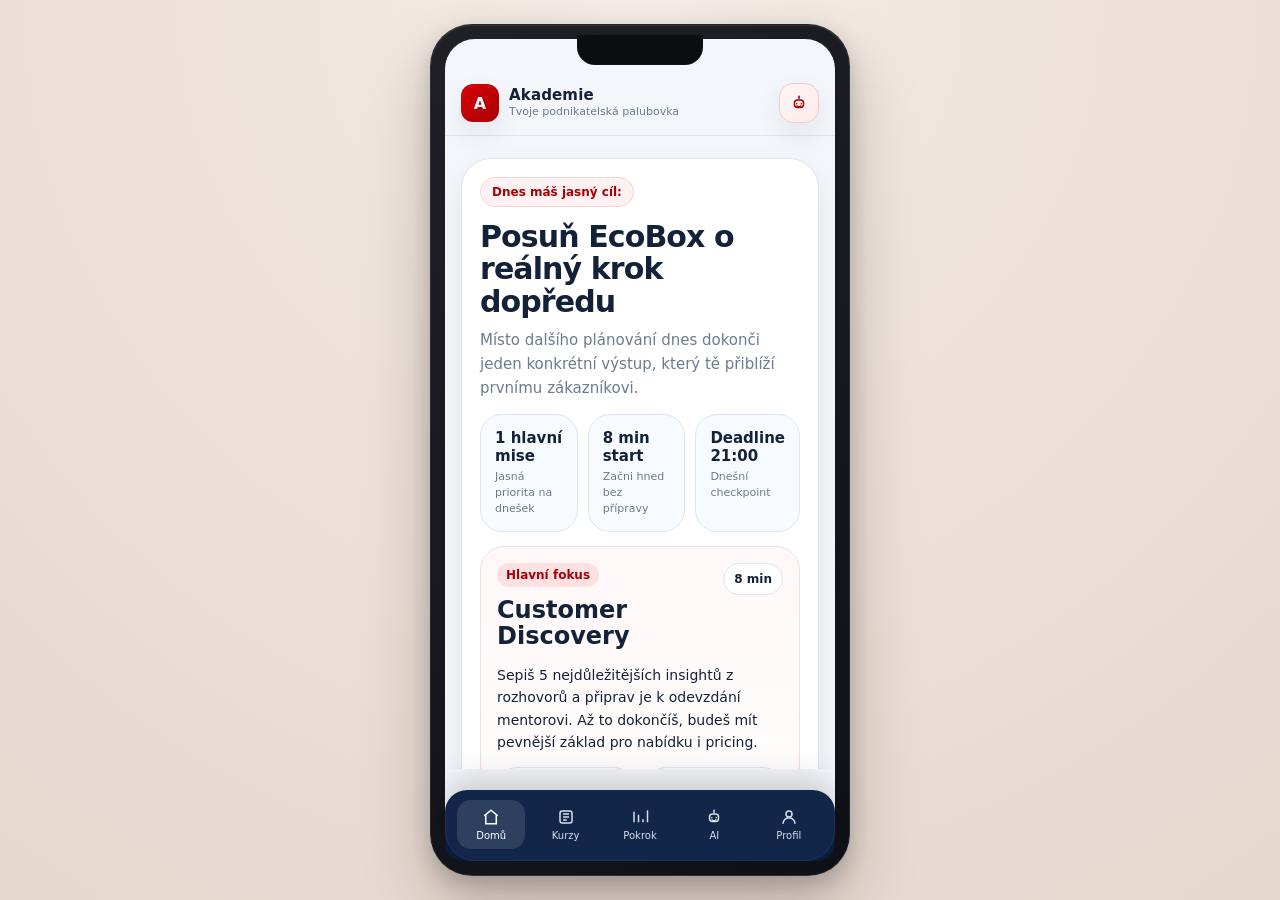
<file: index.html>
<!DOCTYPE html>
<html lang="cs">
<head>
  <meta charset="UTF-8" />
  <meta name="viewport" content="width=device-width, initial-scale=1.0" />
  <title>Akademie – Domů</title>
  <link rel="stylesheet" href="styles.css" />
</head>
<body>
  <div class="phone">
    <div class="app home-page">
      <header class="topbar">
        <div class="topbar-row">
          <div class="brand">
            <div class="brand-mark">A</div>
            <div class="brand-title">
              <strong>Akademie</strong>
              <span>Tvoje podnikatelská palubovka</span>
            </div>
          </div>

          <a class="icon-btn assistant-btn" href="assistant.html" aria-label="AI asistent">
            <svg viewBox="0 0 24 24" width="18" height="18" fill="none" stroke="currentColor" stroke-width="2" stroke-linecap="round" stroke-linejoin="round">
              <path d="M12 3v3"></path>
              <rect x="6" y="8" width="12" height="10" rx="4"></rect>
              <path d="M9 13h.01"></path>
              <path d="M15 13h.01"></path>
              <path d="M9.5 16c.7.67 1.52 1 2.5 1s1.8-.33 2.5-1"></path>
            </svg>
          </a>
        </div>
      </header>

      <main class="content home-rework">
        <section class="panel home-summary-panel">

          <div class="home-eyebrow">Dnes máš jasný cíl:</div>

          <div class="home-hero-head">
            <div>
              <h1 class="section-title home-main-title">Posuň EcoBox o reálný krok dopředu</h1>
              <p class="subtext home-main-subtext">Místo dalšího plánování dnes dokonči jeden konkrétní výstup, který tě přiblíží prvnímu zákazníkovi.</p>
            </div>
          </div>

          <div class="home-hero-stats">
            <div class="home-stat-card">
              <strong>1 hlavní mise</strong>
              <span>Jasná priorita na dnešek</span>
            </div>
            <div class="home-stat-card">
              <strong>8 min start</strong>
              <span>Začni hned bez přípravy</span>
            </div>
            <div class="home-stat-card">
              <strong>Deadline 21:00</strong>
              <span>Dnešní checkpoint</span>
            </div>
          </div>

          <div class="home-focus-card">
            <div class="home-focus-top">
              <div>
                <span class="badge red">Hlavní fokus</span>
                <h2>Customer Discovery</h2>
              </div>
              <div class="home-focus-time">8 min</div>
            </div>

            <p>Sepiš 5 nejdůležitějších insightů z rozhovorů a připrav je k odevzdání mentorovi. Až to dokončíš, budeš mít pevnější základ pro nabídku i pricing.</p>

            <div class="home-focus-meta">
              <div class="metric">
                <strong>Dnes do 21:00</strong>
                <span>Deadline lekce</span>
              </div>
              <div class="metric">
                <strong>Validace trhu</strong>
                <span>Navazuje na týdenní cíl</span>
              </div>
            </div>
          </div>

          <div class="home-hero-actions">
            <a class="action primary-red" href="mission.html">Otevřít dnešní lekci</a>
            <a class="action" href="assistant.html">Zeptat se AI na další krok</a>
          </div>

          <div class="home-section-head">
            <div>
              <h2 class="section-title" style="font-size:20px;">Dnes se vyplatí udělat</h2>
              <p class="subtext">Tři kroky, které mají právě teď největší dopad.</p>
            </div>
          </div>

          <div class="home-priority-list">
            <article class="home-priority-item">
              <div class="home-priority-icon">01</div>
              <div>
                <strong>Odevzdat interview insighty</strong>
                <p class="subtext">Uzavři validaci trhu konkrétním výstupem, ne jen poznámkami.</p>
              </div>
            </article>

            <article class="home-priority-item">
              <div class="home-priority-icon">02</div>
              <div>
                <strong>Zarezervovat office hours</strong>
                <p class="subtext">Získej rychlý feedback na value proposition a další směr.</p>
              </div>
            </article>

            <article class="home-priority-item">
              <div class="home-priority-icon">03</div>
              <div>
                <strong>Nechat si doporučit další krok od AI</strong>
                <p class="subtext">Navážeš plynule na dnešní misi bez zbytečného přemýšlení.</p>
              </div>
            </article>
          </div>
        </section>

        <section class="home-grid-two">
          <article class="panel home-mini-panel">
            <div class="home-mini-top">
              <span class="badge gold">Office hours</span>
              <span class="home-mini-meta">Čtvrtek 18:00</span>
            </div>
            <h3>Value proposition review</h3>
            <p class="subtext">Připrav si jednoduchou větu, která vysvětlí hodnotu tvého řešení bez složitostí.</p>
            <a class="action" href="comunity.html">Zobrazit termín</a>
          </article>

          <article class="panel home-mini-panel">
            <div class="home-mini-top">
              <span class="badge green">AI pomoc</span>
              <span class="home-mini-meta">Připraveno</span>
            </div>
            <h3>Asistent pro další rozhodnutí</h3>
            <p class="subtext">Pomůže s otázkami do rozhovoru, shrnutím feedbacku i návrhem další mise.</p>
            <a class="action" href="assistant.html">Otevřít asistenta</a>
          </article>
        </section>

        <section class="panel community-panel" aria-labelledby="community-title">
  <div class="section-head community-head">
    <div>
      <h2 id="community-title" class="section-title">Komunita</h2>
      <p class="subtext">Sleduj přátele, jejich body a rychle se připoj do diskuse ke kurzu.</p>
    </div>
    <span class="badge red">Aktivní dnes</span>
  </div>

  <div class="community-grid">
    <div class="community-card">
      <div class="community-card-top">
        <h3>Žebříček přátel</h3>
        <span class="community-muted">Tento týden</span>
      </div>

      <div class="friend-list" data-friends-list>
        <article class="friend-row">
          <div class="friend-rank">1</div>
          <div class="friend-avatar">AK</div>
          <div class="friend-meta">
            <strong>Anna K.</strong>
            <span>Dokončila misi v kurzu Marketing</span>
          </div>
          <div class="friend-score">
            <strong>1 240</strong>
            <span>bodů</span>
          </div>
        </article>

        <article class="friend-row">
          <div class="friend-rank">2</div>
          <div class="friend-avatar blue">TM</div>
          <div class="friend-meta">
            <strong>Tomáš M.</strong>
            <span>Přidal nové insighty z interview</span>
          </div>
          <div class="friend-score">
            <strong>1 110</strong>
            <span>bodů</span>
          </div>
        </article>

        <article class="friend-row">
          <div class="friend-rank">3</div>
          <div class="friend-avatar gold">EK</div>
          <div class="friend-meta">
            <strong>Eliška K.</strong>
            <span>Navázala na rozdělaný kurz Finance</span>
          </div>
          <div class="friend-score">
            <strong>980</strong>
            <span>bodů</span>
          </div>
        </article>

        <article class="friend-row">
          <div class="friend-rank">4</div>
          <div class="friend-avatar green">JN</div>
          <div class="friend-meta">
            <strong>Jakub N.</strong>
            <span>Zapojil se do skupinové diskuse</span>
          </div>
          <div class="friend-score">
            <strong>860</strong>
            <span>bodů</span>
          </div>
        </article>
      </div>
    </div>

    <div class="community-card">
      <div class="community-card-top">
        <h3>Diskuse</h3>
        <span class="community-muted">Kurz právě teď</span>
      </div>

      <a href="mission.html" class="action primary-red community-discussion-btn">
        Diskuse k rozdělanému kurzu
      </a>

<div class="discussion-search" data-discussion-search>
  <div class="discussion-search-icon" aria-hidden="true">
    <svg viewBox="0 0 24 24">
      <circle cx="11" cy="11" r="6.5" fill="none" stroke="currentColor" stroke-width="2"></circle>
<path d="M16 16L20 20" fill="none" stroke="currentColor" stroke-width="2" stroke-linecap="round"></path>
    </svg>
  </div>

  <div class="discussion-search-body">
    <span class="discussion-search-label">Najít jinou diskusi</span>
    <input type="search" placeholder="Např. pricing, validace, marketing">
  </div>
</div>

      <div class="discussion-list" data-discussion-list>
        <a href="mission.html" class="discussion-item">
          <strong>Value proposition feedback</strong>
          <span>12 nových příspěvků · kurz Ověř svůj nápad</span>
        </a>
        <a href="mission.html" class="discussion-item">
          <strong>Rozhovory se zákazníky</strong>
          <span>8 nových příspěvků · validace trhu</span>
        </a>
        <a href="mission.html" class="discussion-item">
          <strong>Pricing první nabídky</strong>
          <span>5 nových příspěvků · Finance & pricing</span>
        </a>
        <a href="mission.html" class="discussion-item">
          <strong>Marketing první kampaně</strong>
          <span>14 nových příspěvků · Marketing & growth</span>
        </a>
      </div>
    </div>
  </div>
</section>

      </main>

      <nav class="bottom-nav" data-bottom-nav>
        <a href="index.html" class="active">
          <svg viewBox="0 0 24 24" fill="none" stroke="currentColor" stroke-width="2">
            <path d="M3 10.5L12 3l9 7.5"></path>
            <path d="M5 9.5V21h14V9.5"></path>
          </svg>
          <span>Domů</span>
        </a>
        <a href="courses.html">
          <svg viewBox="0 0 24 24" fill="none" stroke="currentColor" stroke-width="2">
            <rect x="4" y="4" width="16" height="16" rx="3"></rect>
            <path d="M8 8h8M8 12h8M8 16h5"></path>
          </svg>
          <span>Kurzy</span>
        </a>
        <a href="progress.html">
          <svg viewBox="0 0 24 24" fill="none" stroke="currentColor" stroke-width="2">
            <path d="M4 19V5"></path>
            <path d="M10 19V9"></path>
            <path d="M16 19v-4"></path>
            <path d="M22 19V3"></path>
          </svg>
          <span>Pokrok</span>
        </a>
        <a href="assistant.html">
          <svg viewBox="0 0 24 24" width="18" height="18" fill="none" stroke="currentColor" stroke-width="2" stroke-linecap="round" stroke-linejoin="round">
            <path d="M12 3v3"></path>
            <rect x="6" y="8" width="12" height="10" rx="4"></rect>
            <path d="M9 13h.01"></path>
            <path d="M15 13h.01"></path>
            <path d="M9.5 16c.7.67 1.52 1 2.5 1s1.8-.33 2.5-1"></path>
          </svg>
          <span>AI</span>
        </a>
        <a href="profile.html">
          <svg viewBox="0 0 24 24" fill="none" stroke="currentColor" stroke-width="2">
            <path d="M20 21a8 8 0 1 0-16 0"></path>
            <circle cx="12" cy="8" r="4"></circle>
          </svg>
          <span>Profil</span>
        </a>
      </nav>
    </div>
  </div>

  <script src="script.js"></script>
</body>
</html>
</file>
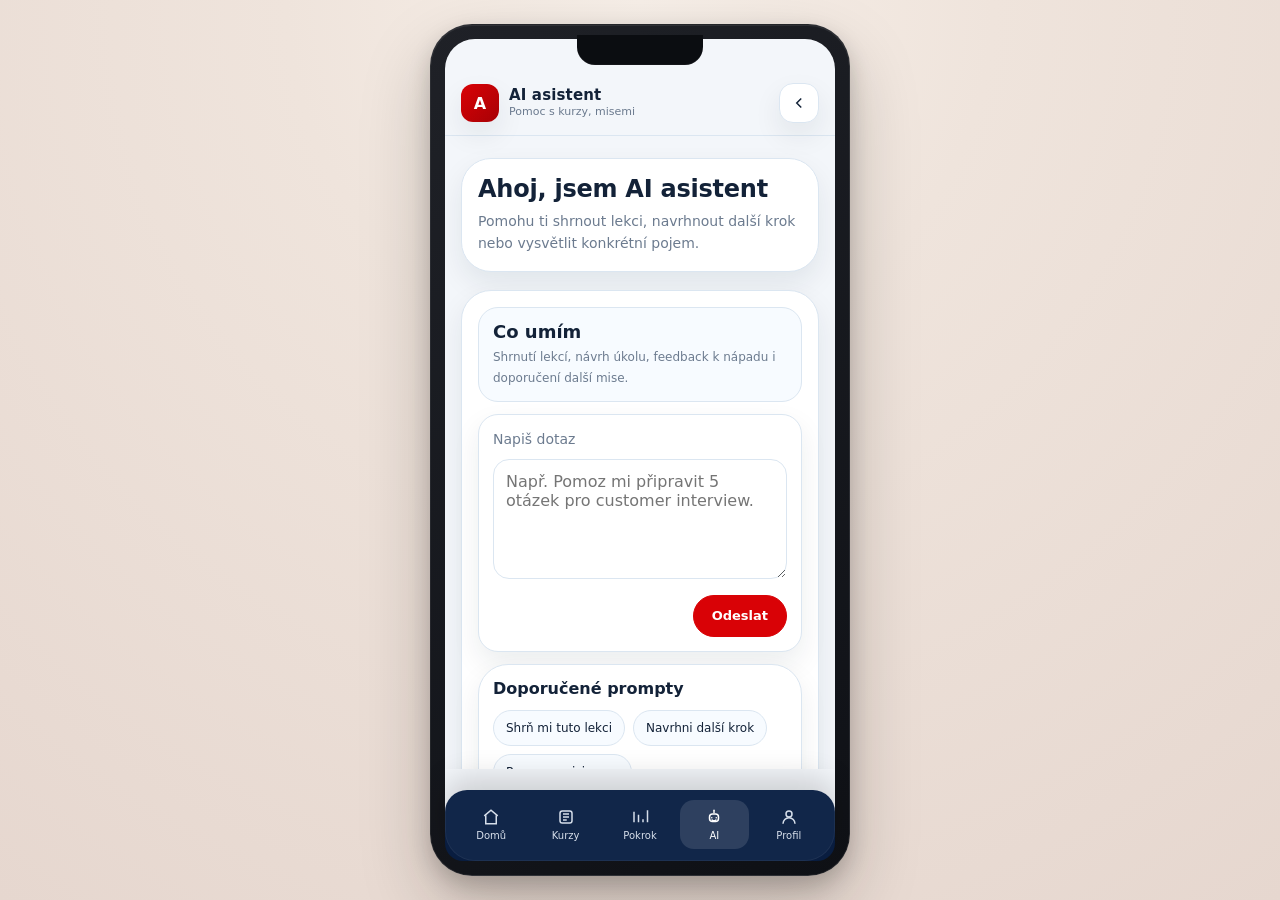
<file: assistant.html>
<!DOCTYPE html>
<html lang="cs">
<head>
  <meta charset="UTF-8" />
  <meta name="viewport" content="width=device-width, initial-scale=1.0" />
  <title>AI asistent</title>
  <link rel="stylesheet" href="styles.css" />
</head>
<body>
  <div class="phone">
    <div class="app assistant-page">
      <header class="topbar">
        <div class="topbar-row">
          <div class="brand">
            <div class="brand-mark">A</div>
            <div class="brand-title">
              <strong>AI asistent</strong>
              <span>Pomoc s kurzy, misemi</span>
            </div>
          </div>

          <a class="icon-btn" href="courses.html" aria-label="Zpět">
            <svg viewBox="0 0 24 24" width="18" height="18" fill="none" stroke="currentColor" stroke-width="2">
              <path d="M15 18l-6-6 6-6"></path>
            </svg>
          </a>
        </div>
      </header>

      <main class="content">
        <section class="panel" style="padding:16px;">
          <h1 class="section-title">Ahoj, jsem AI asistent</h1>
          <p class="subtext">Pomohu ti shrnout lekci, navrhnout další krok nebo vysvětlit konkrétní pojem.</p>
        </section>

        <section class="panel" style="padding:16px; display:grid; gap:12px;">
          <div class="metric">
            <strong>Co umím</strong>
            <span>Shrnutí lekcí, návrh úkolu, feedback k nápadu i doporučení další mise.</span>
          </div>

          <div class="panel" style="padding:14px; border-radius:20px;">
            <label for="assistantPrompt" class="subtext">Napiš dotaz</label>
            <textarea id="assistantPrompt" class="assistant-input" placeholder="Např. Pomoz mi připravit 5 otázek pro customer interview."></textarea>
            <div style="display:flex; justify-content:flex-end; margin-top:12px;">
              <button class="action primary-red" type="button">Odeslat</button>
            </div>
          </div>

          <div class="panel" style="padding:14px;">
            <strong>Doporučené prompty</strong>
            <div class="assistant-chips">
              <button class="chip" type="button">Shrň mi tuto lekci</button>
              <button class="chip" type="button">Navrhni další krok</button>
              <button class="chip" type="button">Pomoz s pricingem</button>
              <button class="chip" type="button">Zlepši value proposition</button>
            </div>
          </div>
        </section>
      </main>

      <nav class="bottom-nav" data-bottom-nav>
        <a href="index.html"><svg viewBox="0 0 24 24" fill="none" stroke="currentColor" stroke-width="2"><path d="M3 10.5L12 3l9 7.5"></path><path d="M5 9.5V21h14V9.5"></path></svg><span>Domů</span></a>
        <a href="courses.html"><svg viewBox="0 0 24 24" fill="none" stroke="currentColor" stroke-width="2"><rect x="4" y="4" width="16" height="16" rx="3"></rect><path d="M8 8h8M8 12h8M8 16h5"></path></svg><span>Kurzy</span></a>
        <a href="progress.html"><svg viewBox="0 0 24 24" fill="none" stroke="currentColor" stroke-width="2"><path d="M4 19V5"></path><path d="M10 19V9"></path><path d="M16 19v-4"></path><path d="M22 19V3"></path></svg><span>Pokrok</span></a>
        <a href="assistant.html" class="active"><svg viewBox="0 0 24 24" width="18" height="18" fill="none" stroke="currentColor" stroke-width="2" stroke-linecap="round" stroke-linejoin="round"><path d="M12 3v3"></path><rect x="6" y="8" width="12" height="10" rx="4"></rect><path d="M9 13h.01"></path><path d="M15 13h.01"></path><path d="M9.5 16c.7.67 1.52 1 2.5 1s1.8-.33 2.5-1"></path></svg><span>AI</span></a>
        <a href="profile.html"><svg viewBox="0 0 24 24" fill="none" stroke="currentColor" stroke-width="2"><path d="M20 21a8 8 0 1 0-16 0"></path><circle cx="12" cy="8" r="4"></circle></svg><span>Profil</span></a>
      </nav>
    </div>
  </div>

  <script src="script.js"></script>
</body>
</html>
</file>
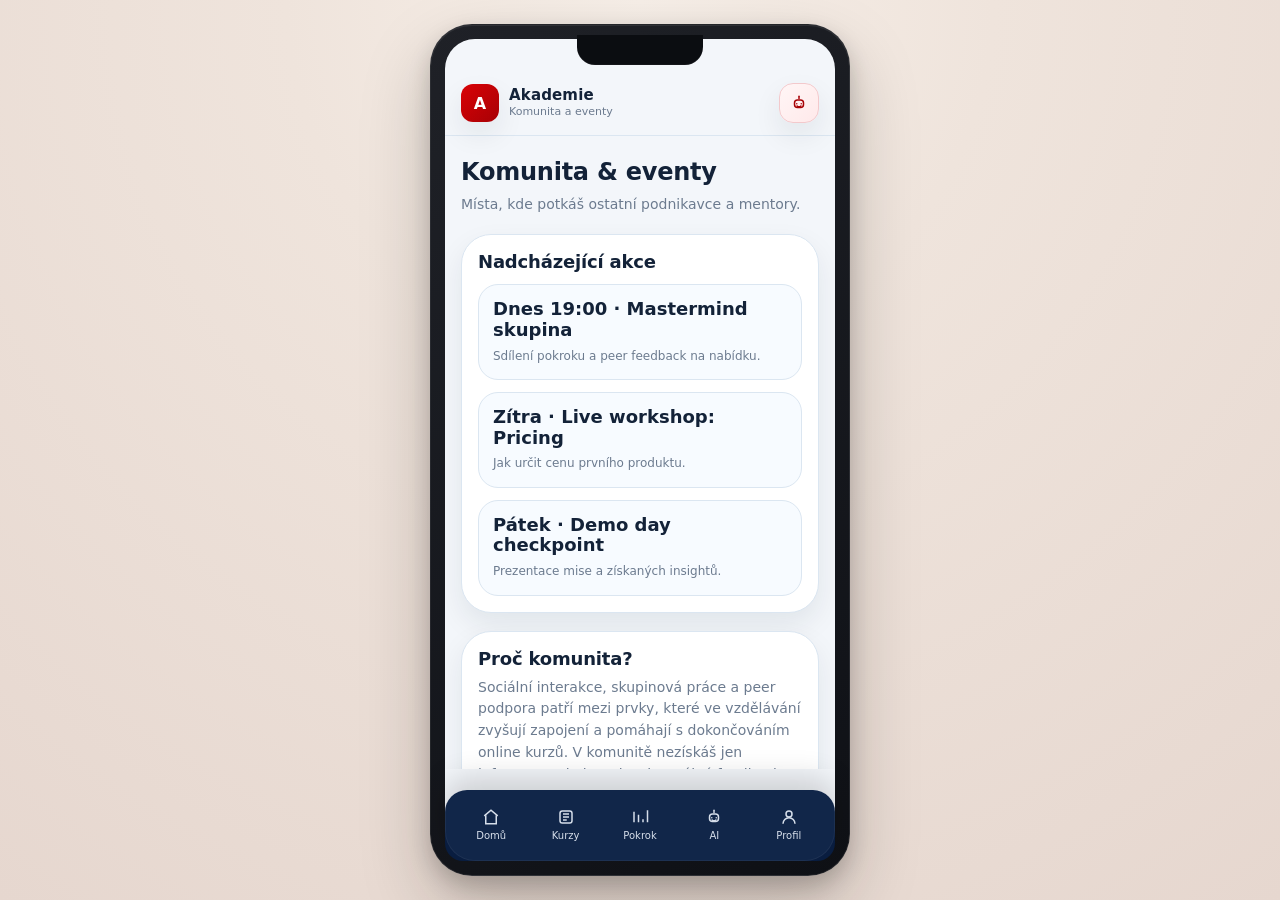
<file: comunity.html>
<!DOCTYPE html>
<html lang="cs">
<head>
  <meta charset="UTF-8" />
  <meta name="viewport" content="width=device-width, initial-scale=1.0" />
  <title>Akademie – Komunita</title>
  <link rel="stylesheet" href="styles.css" />
</head>
<body>
  <div class="phone">
    <div class="app">
      <header class="topbar">
        <div class="topbar-row">
          <div class="brand">
            <div class="brand-mark">A</div>
            <div class="brand-title">
              <strong>Akademie</strong>
              <span>Komunita a eventy</span>
            </div>
          </div>

          <a class="icon-btn assistant-btn" href="assistant.html" aria-label="AI asistent">
            <svg viewBox="0 0 24 24" width="18" height="18" fill="none" stroke="currentColor" stroke-width="2" stroke-linecap="round" stroke-linejoin="round">
              <path d="M12 3v3"></path>
              <rect x="6" y="8" width="12" height="10" rx="4"></rect>
              <path d="M9 13h.01"></path>
              <path d="M15 13h.01"></path>
              <path d="M9.5 16c.7.67 1.52 1 2.5 1s1.8-.33 2.5-1"></path>
            </svg>
          </a>
        </div>
      </header>

      <main class="content">
        <section>
          <h1 class="section-title">Komunita &amp; eventy</h1>
          <p class="subtext">Místa, kde potkáš ostatní podnikavce a mentory.</p>
        </section>

        <section class="panel" style="padding:16px; display:grid; gap:12px;">
          <h2 class="section-title" style="font-size:18px;">Nadcházející akce</h2>

          <div class="metric">
            <strong>Dnes 19:00 · Mastermind skupina</strong>
            <span>Sdílení pokroku a peer feedback na nabídku.</span>
          </div>

          <div class="metric">
            <strong>Zítra · Live workshop: Pricing</strong>
            <span>Jak určit cenu prvního produktu.</span>
          </div>

          <div class="metric">
            <strong>Pátek · Demo day checkpoint</strong>
            <span>Prezentace mise a získaných insightů.</span>
          </div>
        </section>

        <section class="panel" style="padding:16px;">
          <h2 class="section-title" style="font-size:18px;">Proč komunita?</h2>
          <p class="subtext">Sociální interakce, skupinová práce a peer podpora patří mezi prvky, které ve vzdělávání zvyšují zapojení a pomáhají s dokončováním online kurzů. V komunitě nezískáš jen informace, ale i motivaci a reálný feedback.</p>
        </section>

        <section class="panel" style="padding:16px;">
          <a class="action primary-red" href="assistant.html">Zeptat se AI na přípravu na event</a>
        </section>
      </main>

      <nav class="bottom-nav" data-bottom-nav>
        <a href="index.html"><svg viewBox="0 0 24 24" fill="none" stroke="currentColor" stroke-width="2"><path d="M3 10.5L12 3l9 7.5"></path><path d="M5 9.5V21h14V9.5"></path></svg><span>Domů</span></a>
        <a href="courses.html"><svg viewBox="0 0 24 24" fill="none" stroke="currentColor" stroke-width="2"><rect x="4" y="4" width="16" height="16" rx="3"></rect><path d="M8 8h8M8 12h8M8 16h5"></path></svg><span>Kurzy</span></a>
        <a href="progress.html"><svg viewBox="0 0 24 24" fill="none" stroke="currentColor" stroke-width="2"><path d="M4 19V5"></path><path d="M10 19V9"></path><path d="M16 19v-4"></path><path d="M22 19V3"></path></svg><span>Pokrok</span></a>
        <a href="assistant.html"><svg viewBox="0 0 24 24" width="18" height="18" fill="none" stroke="currentColor" stroke-width="2" stroke-linecap="round" stroke-linejoin="round"><path d="M12 3v3"></path><rect x="6" y="8" width="12" height="10" rx="4"></rect><path d="M9 13h.01"></path><path d="M15 13h.01"></path><path d="M9.5 16c.7.67 1.52 1 2.5 1s1.8-.33 2.5-1"></path></svg><span>AI</span></a>
        <a href="profile.html"><svg viewBox="0 0 24 24" fill="none" stroke="currentColor" stroke-width="2"><path d="M20 21a8 8 0 1 0-16 0"></path><circle cx="12" cy="8" r="4"></circle></svg><span>Profil</span></a>
      </nav>
    </div>
  </div>

  <script src="script.js"></script>
</body>
</html>
</file>
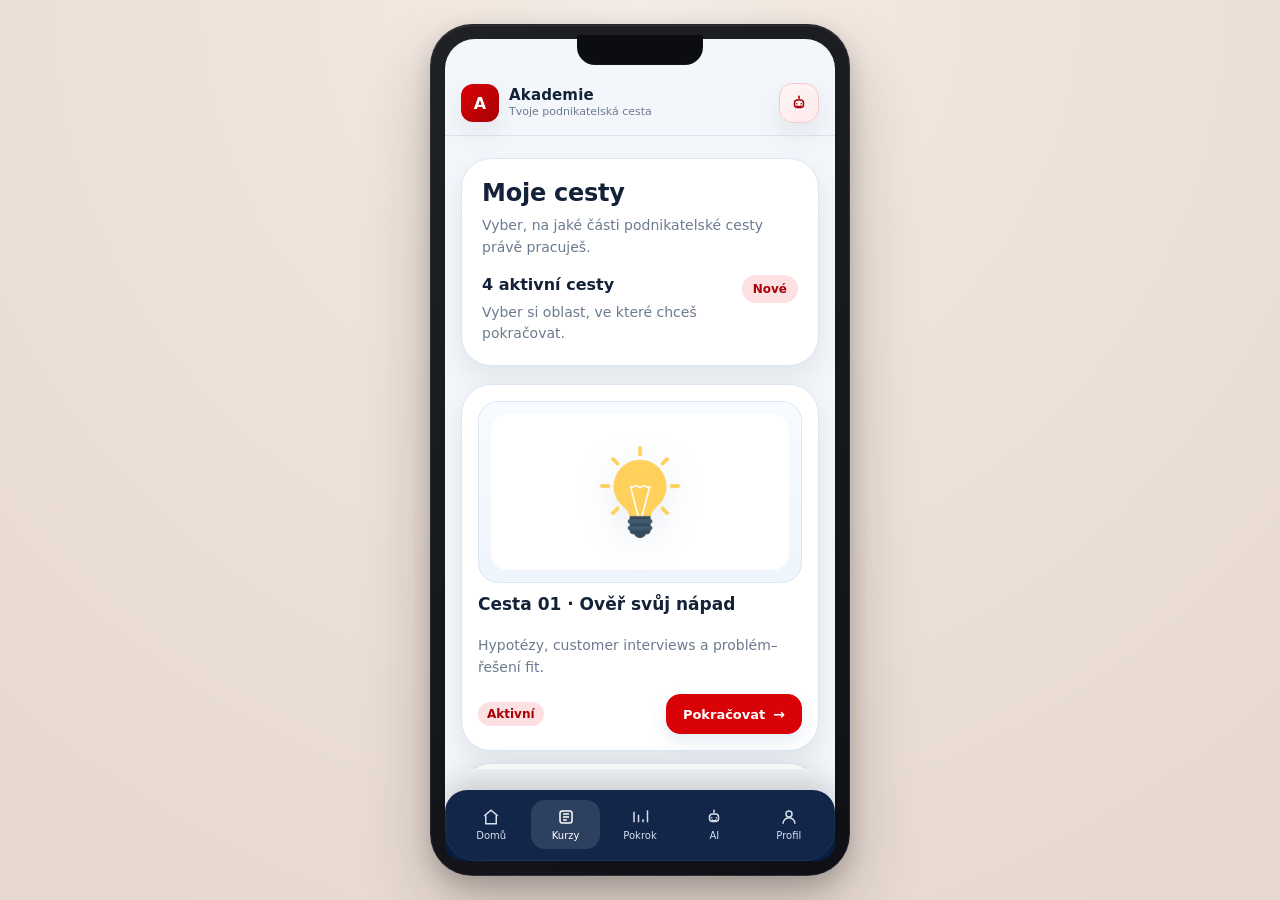
<file: courses.html>
<!DOCTYPE html>
<html lang="cs">
<head>
  <meta charset="UTF-8" />
  <meta name="viewport" content="width=device-width, initial-scale=1.0" />
  <title>Akademie – Kurzy</title>
  <link rel="stylesheet" href="styles.css" />
</head>
<body>
  <div class="phone">
    <div class="app course-page">
      <header class="topbar">
        <div class="topbar-row">
          <div class="brand">
            <div class="brand-mark">A</div>
            <div class="brand-title">
              <strong>Akademie</strong>
              <span>Tvoje podnikatelská cesta</span>
            </div>
          </div>

          <a class="icon-btn assistant-btn" href="assistant.html" aria-label="AI asistent">
            <svg viewBox="0 0 24 24" width="18" height="18" fill="none" stroke="currentColor" stroke-width="2" stroke-linecap="round" stroke-linejoin="round">
              <path d="M12 3v3"></path>
              <rect x="6" y="8" width="12" height="10" rx="4"></rect>
              <path d="M9 13h.01"></path>
              <path d="M15 13h.01"></path>
              <path d="M9.5 16c.7.67 1.52 1 2.5 1s1.8-.33 2.5-1"></path>
            </svg>
          </a>
        </div>
      </header>

      <main class="content">

        <section class="panel" style="padding:20px;">

          <h1 class="section-title">Moje cesty</h1>
          <p class="subtext">Vyber, na jaké části podnikatelské cesty právě pracuješ.</p>
          <p></p>


          <div class="hero-top">
            <div>
              <strong>4 aktivní cesty</strong>
              <p class="subtext">Vyber si oblast, ve které chceš pokračovat.</p>
            </div>
            <span class="progress-pill">Nové</span>
          </div>
        </section>

        <section class="course-list">
          <article class="course-card" data-course-id="idea">
            <div class="course-visual"></div>
            <h3>Cesta 01 · Ověř svůj nápad</h3>
            <p class="subtext">Hypotézy, customer interviews a problém–řešení fit.</p>
            <div class="course-row">
              <span class="badge red">Aktivní</span>
              <span>Pokračovat</span>
            </div>
          </article>

          <article class="course-card" data-course-id="offer">
            <div class="course-visual"></div>
            <h3>Cesta 02 · Vyladění nabídky</h3>
            <p class="subtext">Value proposition, pricing, landing page test a sales skript.</p>
            <div class="course-row">
              <span class="badge gold">Další krok</span>
              <span>Odemknout</span>
            </div>
          </article>

          <article class="course-card" data-course-id="marketing">
            <div class="course-visual"></div>
            <h3>Cesta 03 · Marketing &amp; growth</h3>
            <p class="subtext">Obsah, performance, funnels, retention a práce s KPI.</p>
            <div class="course-row">
              <span class="badge green">Doporučeno</span>
              <span>Zobrazit</span>
            </div>
          </article>

          <article class="course-card" data-course-id="finance">
            <div class="course-visual"></div>
            <h3>Cesta 04 · Finance &amp; pricing</h3>
            <p class="subtext">Jednotková ekonomika, cenotvorba, cashflow a první finanční plán.</p>
            <div class="course-row">
              <span class="badge">Nové</span>
              <span>Otevřít</span>
            </div>
          </article>
        </section>
      </main>

      <nav class="bottom-nav" data-bottom-nav>
        <a href="index.html">
          <svg viewBox="0 0 24 24" fill="none" stroke="currentColor" stroke-width="2"><path d="M3 10.5L12 3l9 7.5"></path><path d="M5 9.5V21h14V9.5"></path></svg>
          <span>Domů</span>
        </a>
        <a href="courses.html" class="active">
          <svg viewBox="0 0 24 24" fill="none" stroke="currentColor" stroke-width="2"><rect x="4" y="4" width="16" height="16" rx="3"></rect><path d="M8 8h8M8 12h8M8 16h5"></path></svg>
          <span>Kurzy</span>
        </a>
        <a href="progress.html">
          <svg viewBox="0 0 24 24" fill="none" stroke="currentColor" stroke-width="2"><path d="M4 19V5"></path><path d="M10 19V9"></path><path d="M16 19v-4"></path><path d="M22 19V3"></path></svg>
          <span>Pokrok</span>
        </a>
        <a href="assistant.html">
          <svg viewBox="0 0 24 24" width="18" height="18" fill="none" stroke="currentColor" stroke-width="2" stroke-linecap="round" stroke-linejoin="round"><path d="M12 3v3"></path><rect x="6" y="8" width="12" height="10" rx="4"></rect><path d="M9 13h.01"></path><path d="M15 13h.01"></path><path d="M9.5 16c.7.67 1.52 1 2.5 1s1.8-.33 2.5-1"></path></svg>
          <span>AI</span>
        </a>
        <a href="profile.html">
          <svg viewBox="0 0 24 24" fill="none" stroke="currentColor" stroke-width="2"><path d="M20 21a8 8 0 1 0-16 0"></path><circle cx="12" cy="8" r="4"></circle></svg>
          <span>Profil</span>
        </a>
      </nav>
    </div>
  </div>

  <script src="script.js"></script>
</body>
</html>
</file>
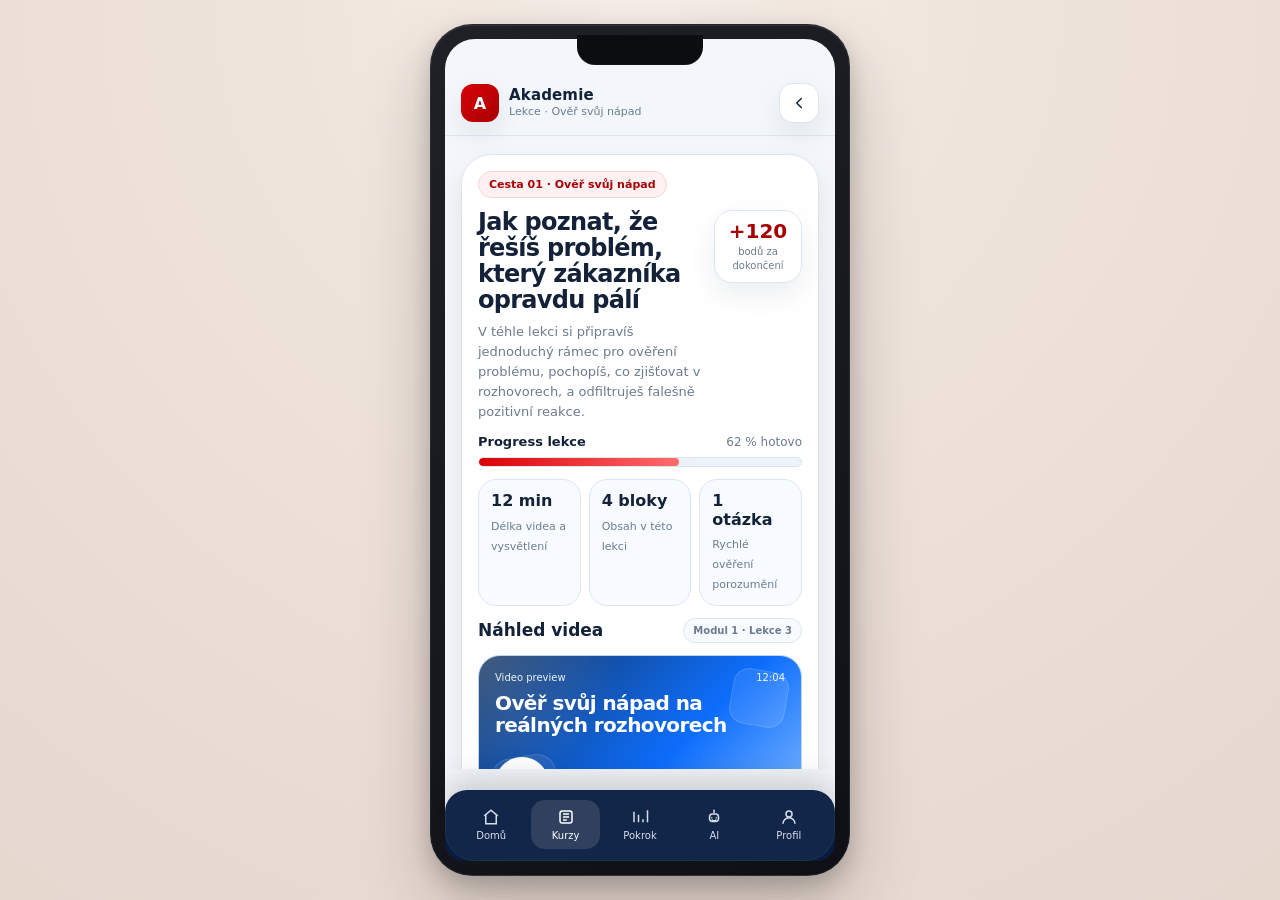
<file: mission.html>
<!DOCTYPE html>
<html lang="cs">
<head>
  <meta charset="UTF-8" />
  <meta name="viewport" content="width=device-width, initial-scale=1.0" />
  <title>Akademie · Ověř svůj nápad</title>
  <link rel="stylesheet" href="styles.css" />
<style>
  .lesson-page{
    gap:14px;
    padding:18px 16px 0;
    align-content:start;
  }

  .lesson-hero{
    padding:18px;
    display:grid;
    gap:14px;
    position:relative;
    overflow:hidden;
    background:
      linear-gradient(180deg, rgba(255,255,255,.98), rgba(255,255,255,1)),
      linear-gradient(135deg, #fff4f4, #ffffff 42%, #f6faff 100%);
  }

  .lesson-hero::before{
    content:"";
    position:absolute;
    right:-28px;
    bottom:-34px;
    width:110px;
    height:110px;
    border-radius:50%;
    background:radial-gradient(circle, rgba(217,2,6,.08), rgba(217,2,6,0));
    pointer-events:none;
  }

  .lesson-kicker{
    display:inline-flex;
    align-items:center;
    width:max-content;
    padding:6px 10px;
    border-radius:999px;
    background:#fff1f1;
    border:1px solid #f5d3d5;
    color:var(--accent-dark);
    font-size:11px;
    font-weight:800;
  }

  .lesson-head{
    display:grid;
    grid-template-columns:minmax(0,1fr) 88px;
    gap:12px;
    align-items:start;
  }

  .lesson-head h1{
    margin:0;
    font-size:24px;
    line-height:1.08;
    letter-spacing:-0.03em;
  }

  .lesson-head p{
    margin:8px 0 0;
    color:var(--muted);
    font-size:13px;
    line-height:1.55;
  }

  .lesson-score{
    min-width:0;
    padding:10px 10px;
    border-radius:18px;
    background:#fff;
    border:1px solid var(--line);
    text-align:center;
    box-shadow:var(--shadow);
  }

  .lesson-score strong{
    display:block;
    font-size:20px;
    line-height:1;
    font-weight:800;
    color:var(--accent-dark);
  }

  .lesson-score span{
    display:block;
    margin-top:4px;
    font-size:10px;
    color:var(--muted);
    line-height:1.35;
  }

  .lesson-progress{
    display:grid;
    gap:8px;
  }

  .lesson-progress-top{
    display:flex;
    align-items:center;
    justify-content:space-between;
    gap:12px;
    font-size:12px;
    color:var(--muted);
  }

  .lesson-progress-top strong{
    color:var(--text);
    font-size:13px;
  }

  .lesson-progress-bar{
    height:10px;
    border-radius:999px;
    background:#edf3fa;
    overflow:hidden;
    border:1px solid #d8e5f1;
  }

  .lesson-progress-fill{
    width:62%;
    height:100%;
    border-radius:999px;
    background:linear-gradient(90deg,var(--accent),#ff6b6e);
    box-shadow:0 8px 18px rgba(217,2,6,.18);
  }

  .lesson-meta{
    display:grid;
    grid-template-columns:repeat(3,1fr);
    gap:8px;
  }

  .lesson-meta .metric{
    background:rgba(247,251,255,.96);
    padding:12px;
    border-radius:18px;
  }

  .lesson-meta .metric strong{
    font-size:16px;
  }

  .lesson-meta .metric span{
    font-size:11px;
  }

  .video-card,
  .notes-card,
  .quiz-live-card,
  .outline-card{
    padding:16px;
    display:grid;
    gap:12px;
  }

  .section-label{
    display:flex;
    align-items:center;
    justify-content:space-between;
    gap:10px;
  }

  .section-label h2{
    margin:0;
    font-size:17px;
    line-height:1.2;
  }

  .mini-pill{
    display:inline-flex;
    align-items:center;
    gap:6px;
    padding:6px 9px;
    border-radius:999px;
    background:var(--surface-2);
    border:1px solid var(--line);
    font-size:10px;
    color:var(--muted);
    font-weight:700;
    white-space:nowrap;
  }

  .video-preview{
    position:relative;
    aspect-ratio:16/9;
    min-height:0;
    border-radius:22px;
    overflow:hidden;
    background:
      radial-gradient(circle at top left, rgba(255,255,255,.18), rgba(255,255,255,0) 38%),
      linear-gradient(135deg,#17365f 0%, #0d6efd 58%, #8dc2ff 100%);
    border:1px solid #bdd5ef;
    padding:16px;
    display:grid;
    align-content:space-between;
  }

  .video-preview::before{
    content:"";
    position:absolute;
    top:14px;
    right:14px;
    width:54px;
    height:54px;
    border-radius:16px;
    background:rgba(255,255,255,.10);
    border:1px solid rgba(255,255,255,.14);
    transform:rotate(10deg);
  }

  .video-preview::after{
    content:"";
    position:absolute;
    left:14px;
    bottom:14px;
    width:64px;
    height:64px;
    border-radius:20px;
    background:rgba(255,255,255,.08);
    border:1px solid rgba(255,255,255,.12);
    transform:rotate(-10deg);
  }

  .video-overlay{
    position:relative;
    z-index:1;
    display:grid;
    gap:10px;
    color:#fff;
    align-content:start;
  }

  .video-topline{
    display:flex;
    align-items:center;
    justify-content:space-between;
    gap:10px;
    font-size:10px;
    opacity:.92;
  }

  .video-title{
    max-width:none;
  }

  .video-title strong{
    display:block;
    font-size:20px;
    line-height:1.08;
    letter-spacing:-0.03em;
    margin-bottom:5px;
  }

  .video-title span{
    display:block;
    font-size:12px;
    line-height:1.5;
    opacity:.92;
    max-width:250px;
  }

  .video-actions{
    display:flex;
    align-items:center;
    gap:8px;
    flex-wrap:wrap;
    margin-top:6px;
    padding-bottom:6px;
  }

  .play-button{
    width:54px;
    height:54px;
    border-radius:50%;
    border:none;
    background:#fff;
    color:#0d4e99;
    display:grid;
    place-items:center;
    box-shadow:0 14px 28px rgba(12,28,58,.22);
    cursor:pointer;
    flex:0 0 auto;
  }

  .play-button svg{
    width:20px;
    height:20px;
    margin-left:2px;
  }

  .video-chip{
    display:inline-flex;
    align-items:center;
    padding:7px 10px;
    border-radius:999px;
    background:rgba(255,255,255,.14);
    border:1px solid rgba(255,255,255,.18);
    color:#fff;
    font-size:11px;
    font-weight:700;
    backdrop-filter:blur(10px);
  }

  .note-list{
    display:grid;
    gap:10px;
  }

  .note-item{
    display:grid;
    grid-template-columns:34px minmax(0,1fr);
    gap:12px;
    align-items:start;
    padding:12px;
    border-radius:18px;
    background:var(--surface-2);
    border:1px solid var(--line);
  }

  .note-badge{
    width:34px;
    height:34px;
    border-radius:12px;
    display:grid;
    place-items:center;
    background:linear-gradient(135deg,#ffe9ea,#ffd6d8);
    color:var(--accent-dark);
    font-size:12px;
    font-weight:900;
  }

  .note-item strong{
    display:block;
    font-size:14px;
    line-height:1.3;
    margin-bottom:4px;
  }

  .note-item p{
    margin:0;
    font-size:13px;
    line-height:1.55;
    color:var(--muted);
  }

  .quiz-live-card{
    background:linear-gradient(180deg,#fffefe 0%, #f8fbff 100%);
  }

  .quiz-points{
    display:flex;
    align-items:center;
    justify-content:space-between;
    gap:10px;
    padding:12px 14px;
    border-radius:18px;
    background:#fff8e7;
    border:1px solid #f2dfab;
    color:#7b5a00;
    font-size:13px;
    font-weight:700;
  }

  .quiz-points strong{
    color:#3b2b00;
    font-size:18px;
    line-height:1;
  }

  .question-box{
    padding:14px;
    border-radius:20px;
    background:#fff;
    border:1px solid var(--line);
    display:grid;
    gap:12px;
  }

  .question-box h3{
    margin:0;
    font-size:16px;
    line-height:1.35;
  }

  .answers{
    display:grid;
    gap:10px;
  }

  .answer-option{
    position:relative;
  }

  .answer-option input{
    position:absolute;
    opacity:0;
    pointer-events:none;
  }

  .answer-ui{
    display:grid;
    grid-template-columns:22px minmax(0,1fr);
    gap:12px;
    align-items:start;
    padding:13px 14px;
    border-radius:18px;
    border:1px solid var(--line);
    background:var(--surface-2);
    transition:border-color .18s ease, background .18s ease, transform .18s ease, box-shadow .18s ease;
    cursor:pointer;
  }

  .answer-dot{
    width:22px;
    height:22px;
    border-radius:50%;
    border:2px solid #b2c8de;
    margin-top:1px;
    position:relative;
    background:#fff;
  }

  .answer-dot::after{
    content:"";
    position:absolute;
    inset:4px;
    border-radius:50%;
    background:transparent;
    transition:background .18s ease;
  }

  .answer-ui strong{
    display:block;
    font-size:14px;
    line-height:1.35;
    margin-bottom:3px;
  }

  .answer-ui span{
    display:block;
    font-size:12px;
    line-height:1.5;
    color:var(--muted);
  }

  .answer-option input:checked + .answer-ui{
    background:#eef6ff;
    border-color:#9fc4ef;
    box-shadow:0 12px 22px rgba(13,110,253,.10);
    transform:translateY(-1px);
  }

  .answer-option input:checked + .answer-ui .answer-dot{
    border-color:#0d6efd;
  }

  .answer-option input:checked + .answer-ui .answer-dot::after{
    background:#0d6efd;
  }

  .quiz-footer{
    display:flex;
    align-items:center;
    justify-content:space-between;
    gap:12px;
    flex-wrap:wrap;
  }

  .quiz-result{
    font-size:12px;
    color:var(--muted);
    min-height:18px;
  }

  .outline-list{
    display:grid;
    gap:10px;
  }

  .outline-step{
    display:grid;
    grid-template-columns:34px minmax(0,1fr) auto;
    gap:12px;
    align-items:center;
    padding:12px;
    border-radius:18px;
    background:var(--surface-2);
    border:1px solid var(--line);
  }

  .outline-step span{
    width:34px;
    height:34px;
    border-radius:12px;
    display:grid;
    place-items:center;
    background:#edf4fb;
    color:#476280;
    font-size:12px;
    font-weight:900;
    border:1px solid #d6e3f0;
  }

  .outline-step.active span{
    background:linear-gradient(135deg,var(--accent),var(--accent-dark));
    color:#fff;
    border-color:transparent;
  }

  .outline-step strong{
    display:block;
    font-size:14px;
    line-height:1.3;
  }

  .outline-step small{
    display:block;
    margin-top:3px;
    color:var(--muted);
    font-size:12px;
    line-height:1.45;
  }

  .outline-step em{
    font-style:normal;
    font-size:11px;
    font-weight:800;
    color:var(--muted);
    white-space:nowrap;
  }

  .lesson-actions{
    display:grid;
    grid-template-columns:1fr 1fr;
    gap:10px;
  }

  .ghost-action{
    display:inline-flex;
    justify-content:center;
    align-items:center;
    min-height:44px;
    padding:0 16px;
    border-radius:16px;
    background:var(--surface-2);
    border:1px solid var(--line);
    color:var(--text);
    font-size:13px;
    font-weight:800;
  }

  .primary-wide{
    min-height:46px;
    border-radius:16px;
  }

  @media (max-width:480px){
    .lesson-page{
      gap:14px;
      padding:16px 14px 0;
    }

    .lesson-hero{
      padding:16px;
      gap:12px;
      border-radius:24px;
    }

    .lesson-hero::before{
      width:84px;
      height:84px;
      right:-20px;
      bottom:-22px;
    }

    .lesson-head{
      grid-template-columns:1fr;
      gap:10px;
    }

    .lesson-head h1{
      font-size:22px;
    }

    .lesson-head p{
      font-size:13px;
    }

    .lesson-score{
      width:100%;
      max-width:132px;
    }

    .lesson-meta{
      grid-template-columns:1fr;
    }

    .video-card,
    .notes-card,
    .quiz-live-card,
    .outline-card{
      padding:14px;
    }

    .video-preview{
      padding:14px;
      border-radius:20px;
      min-height:190px;
      align-content:space-between;
    }

    .video-preview::before{
      width:40px;
      height:40px;
      top:12px;
      right:12px;
      border-radius:12px;
    }

    .video-preview::after{
      width:48px;
      height:48px;
      left:12px;
      bottom:12px;
      border-radius:14px;
    }

    .video-title strong{
      font-size:18px;
    }

    .video-title span{
      font-size:11px;
      max-width:none;
    }

    .video-actions{
      margin-top:4px;
      padding-bottom:10px;
    }

    .play-button{
      width:48px;
      height:48px;
    }

    .video-chip{
      font-size:10px;
      padding:6px 9px;
    }

    .lesson-actions{
      grid-template-columns:1fr;
    }

    .outline-step{
      grid-template-columns:34px minmax(0,1fr);
    }

    .outline-step em{
      grid-column:2;
    }
  }
</style>
</head>
<body>
  <div class="phone">
    <div class="app lesson-app">
      <header class="topbar">
        <div class="topbar-row">
          <div class="brand">
            <div class="brand-mark">A</div>
            <div class="brand-title">
              <strong>Akademie</strong>
              <span>Lekce · Ověř svůj nápad</span>
            </div>
          </div>
          <a class="icon-btn" href="courses.html" aria-label="Zpět na kurzy">
            <svg viewBox="0 0 24 24" width="18" height="18" fill="none" stroke="currentColor" stroke-width="2" stroke-linecap="round" stroke-linejoin="round">
              <path d="M15 18l-6-6 6-6"></path>
            </svg>
          </a>
        </div>
      </header>

      <main class="content lesson-page">
        <section class="panel video-card">

          <span class="lesson-kicker">Cesta 01 · Ověř svůj nápad</span>

          <div class="lesson-head">
            <div>
              <h1>Jak poznat, že řešíš problém, který zákazníka opravdu pálí</h1>
              <p>V téhle lekci si připravíš jednoduchý rámec pro ověření problému, pochopíš, co zjišťovat v rozhovorech, a odfiltruješ falešně pozitivní reakce.</p>
            </div>

            <div class="lesson-score">
              <strong>+120</strong>
              <span>bodů za dokončení</span>
            </div>
          </div>

          <div class="lesson-progress">
            <div class="lesson-progress-top">
              <strong>Progress lekce</strong>
              <span>62 % hotovo</span>
            </div>
            <div class="lesson-progress-bar">
              <div class="lesson-progress-fill"></div>
            </div>
          </div>

          <div class="lesson-meta">
            <div class="metric">
              <strong>12 min</strong>
              <span>Délka videa a vysvětlení</span>
            </div>
            <div class="metric">
              <strong>4 bloky</strong>
              <span>Obsah v této lekci</span>
            </div>
            <div class="metric">
              <strong>1 otázka</strong>
              <span>Rychlé ověření porozumění</span>
            </div>
          </div>

          <div class="section-label">
            <h2>Náhled videa</h2>
            <span class="mini-pill">Modul 1 · Lekce 3</span>
          </div>

          <div class="video-preview">
            <div class="video-overlay">
              <div class="video-topline">
                <span>Video preview</span>
                <span>12:04</span>
              </div>

              <div class="video-title">
                <strong>Ověř svůj nápad na reálných rozhovorech</strong>
              </div>

              <div class="video-actions">
                <button class="play-button" type="button" aria-label="Přehrát náhled videa">
                  <svg viewBox="0 0 24 24" fill="currentColor">
                    <path d="M8 6v12l10-6z"></path>
                  </svg>
                </button>
                <span class="video-chip">Start za 15 sekund</span>
                <span class="video-chip">CZ titulky</span>
              </div>
            </div>
          </div>
        </section>

        <section class="panel notes-card">
          <div class="section-label">
            <h2>Poznámky k lekci</h2>
            <span class="mini-pill">To nejdůležitější</span>
          </div>

          <div class="note-list">
            <div class="note-item">
              <div class="note-badge">01</div>
              <div>
                <strong>Nezačínej řešením, ale problémem.</strong>
                <p>V rozhovoru zjišťuj konkrétní situace, frekvenci problému a dopad na každodenní fungování zákazníka.</p>
              </div>
            </div>

            <div class="note-item">
              <div class="note-badge">02</div>
              <div>
                <strong>Ptej se na minulost, ne na hypotetickou budoucnost.</strong>
                <p>„Jak jste to řešili naposledy?“ dá silnější odpověď než „Používali byste to?“.</p>
              </div>
            </div>

            <div class="note-item">
              <div class="note-badge">03</div>
              <div>
                <strong>Hledej opakující se vzorce.</strong>
                <p>Když se stejná bolest objeví u více lidí, začínáš mít signál, že problém stojí za hlubší validaci.</p>
              </div>
            </div>
          </div>
        </section>

        <section class="panel quiz-live-card">
          <div class="section-label">
            <h2>Rychlé ověření</h2>
            <span class="mini-pill">Multiple choice</span>
          </div>

          <div class="quiz-points">
            <span>Správná odpověď ti odemkne bonus za aktivitu</span>
            <strong>+30 bodů</strong>
          </div>

          <div class="question-box">
            <h3>Která otázka je nejlepší pro ověření, zda zákazník opravdu řeší konkrétní problém?</h3>

            <div class="answers">
              <label class="answer-option">
                <input type="radio" name="missionQuiz" value="a" />
                <span class="answer-ui">
                  <span class="answer-dot"></span>
                  <span>
                    <strong>„Líbila by se vám aplikace, která tohle řeší?“</strong>
                    <span>Ptá se na názor na řešení, ne na skutečné chování.</span>
                  </span>
                </span>
              </label>

              <label class="answer-option">
                <input type="radio" name="missionQuiz" value="b" />
                <span class="answer-ui">
                  <span class="answer-dot"></span>
                  <span>
                    <strong>„Jak jste tento problém řešil naposledy?“</strong>
                    <span>Míří na reálnou zkušenost, konkrétní situaci a současné workaroundy.</span>
                  </span>
                </span>
              </label>

              <label class="answer-option">
                <input type="radio" name="missionQuiz" value="c" />
                <span class="answer-ui">
                  <span class="answer-dot"></span>
                  <span>
                    <strong>„Myslíte, že by o to měli zájem i ostatní?“</strong>
                    <span>Je to spekulace a neověřuje vlastní bolest respondenta.</span>
                  </span>
                </span>
              </label>
            </div>

            <div class="quiz-footer">
              <div id="quizResult" class="quiz-result">Vyber jednu odpověď a potvrď ji.</div>
              <button id="checkAnswer" class="action primary-red primary-wide" type="button">Zkontrolovat odpověď</button>
            </div>
          </div>
        </section>

        <section class="panel outline-card">
          <div class="section-label">
            <h2>Průchod lekcí</h2>
            <span class="mini-pill">62 % splněno</span>
          </div>

          <div class="outline-list">
            <div class="outline-step active">
              <span>1</span>
              <div>
                <strong>Proč většina nápadů selže bez validace</strong>
                <small>Krátký kontext a princip problem–solution fit.</small>
              </div>
              <em>Hotovo</em>
            </div>

            <div class="outline-step active">
              <span>2</span>
              <div>
                <strong>Na co se ptát v customer interview</strong>
                <small>Otázky zaměřené na chování, frekvenci a dopad problému.</small>
              </div>
              <em>Hotovo</em>
            </div>

            <div class="outline-step active">
              <span>3</span>
              <div>
                <strong>Signály, že problém je dost silný</strong>
                <small>Opakování, urgence a nevyhovující současné řešení.</small>
              </div>
              <em>Právě teď</em>
            </div>

            <div class="outline-step">
              <span>4</span>
              <div>
                <strong>Mini kvíz a další krok</strong>
                <small>Potvrzení porozumění a příprava na rozhovory.</small>
              </div>
              <em>Zbývá</em>
            </div>
          </div>

          <div class="lesson-actions">
            <a class="ghost-action" href="courses.html">Zpět na kurzy</a>
            <a class="action primary-red primary-wide" href="progress.html">Pokračovat dál</a>
          </div>
        </section>
      </main>

      <nav class="bottom-nav" data-bottom-nav>
        <a href="index.html">
          <svg viewBox="0 0 24 24" fill="none" stroke="currentColor" stroke-width="2">
            <path d="M3 10.5L12 3l9 7.5"></path>
            <path d="M5 9.5V21h14V9.5"></path>
          </svg>
          <span>Domů</span>
        </a>
        <a href="courses.html" class="active">
          <svg viewBox="0 0 24 24" fill="none" stroke="currentColor" stroke-width="2">
            <rect x="4" y="4" width="16" height="16" rx="3"></rect>
            <path d="M8 8h8M8 12h8M8 16h5"></path>
          </svg>
          <span>Kurzy</span>
        </a>
        <a href="progress.html">
          <svg viewBox="0 0 24 24" fill="none" stroke="currentColor" stroke-width="2">
            <path d="M4 19V5"></path>
            <path d="M10 19V9"></path>
            <path d="M16 19v-4"></path>
            <path d="M22 19V3"></path>
          </svg>
          <span>Pokrok</span>
        </a>
        <a href="assistant.html">
          <svg viewBox="0 0 24 24" width="18" height="18" fill="none" stroke="currentColor" stroke-width="2" stroke-linecap="round" stroke-linejoin="round">
            <path d="M12 3v3"></path>
            <rect x="6" y="8" width="12" height="10" rx="4"></rect>
            <path d="M9 13h.01"></path>
            <path d="M15 13h.01"></path>
            <path d="M9.5 16c.7.67 1.52 1 2.5 1s1.8-.33 2.5-1"></path>
          </svg>
          <span>AI</span>
        </a>
        <a href="profile.html">
          <svg viewBox="0 0 24 24" fill="none" stroke="currentColor" stroke-width="2">
            <path d="M20 21a8 8 0 1 0-16 0"></path>
            <circle cx="12" cy="8" r="4"></circle>
          </svg>
          <span>Profil</span>
        </a>
      </nav>
    </div>
  </div>

  <script src="script.js"></script>
  <script>
    const quizButton = document.querySelector('#checkAnswer');
    const quizResult = document.querySelector('#quizResult');
    const answers = document.querySelectorAll('input[name="missionQuiz"]');

    if (quizButton && quizResult) {
      quizButton.addEventListener('click', () => {
        const selected = document.querySelector('input[name="missionQuiz"]:checked');

        if (!selected) {
          quizResult.textContent = 'Nejdřív vyber jednu odpověď.';
          return;
        }

        if (selected.value === 'b') {
          quizResult.textContent = 'Správně! Tahle otázka míří na reálné chování zákazníka a přináší nejsilnější validační signál. +30 bodů';
        } else {
          quizResult.textContent = 'Ještě ne. Zkus odpověď, která se ptá na konkrétní minulou zkušenost, ne na hypotetický názor.';
        }
      });

      answers.forEach(input => {
        input.addEventListener('change', () => {
          quizResult.textContent = 'Odpověď vybraná. Teď ji potvrď.';
        });
      });
    }
  </script>
</body>
</html>
</file>
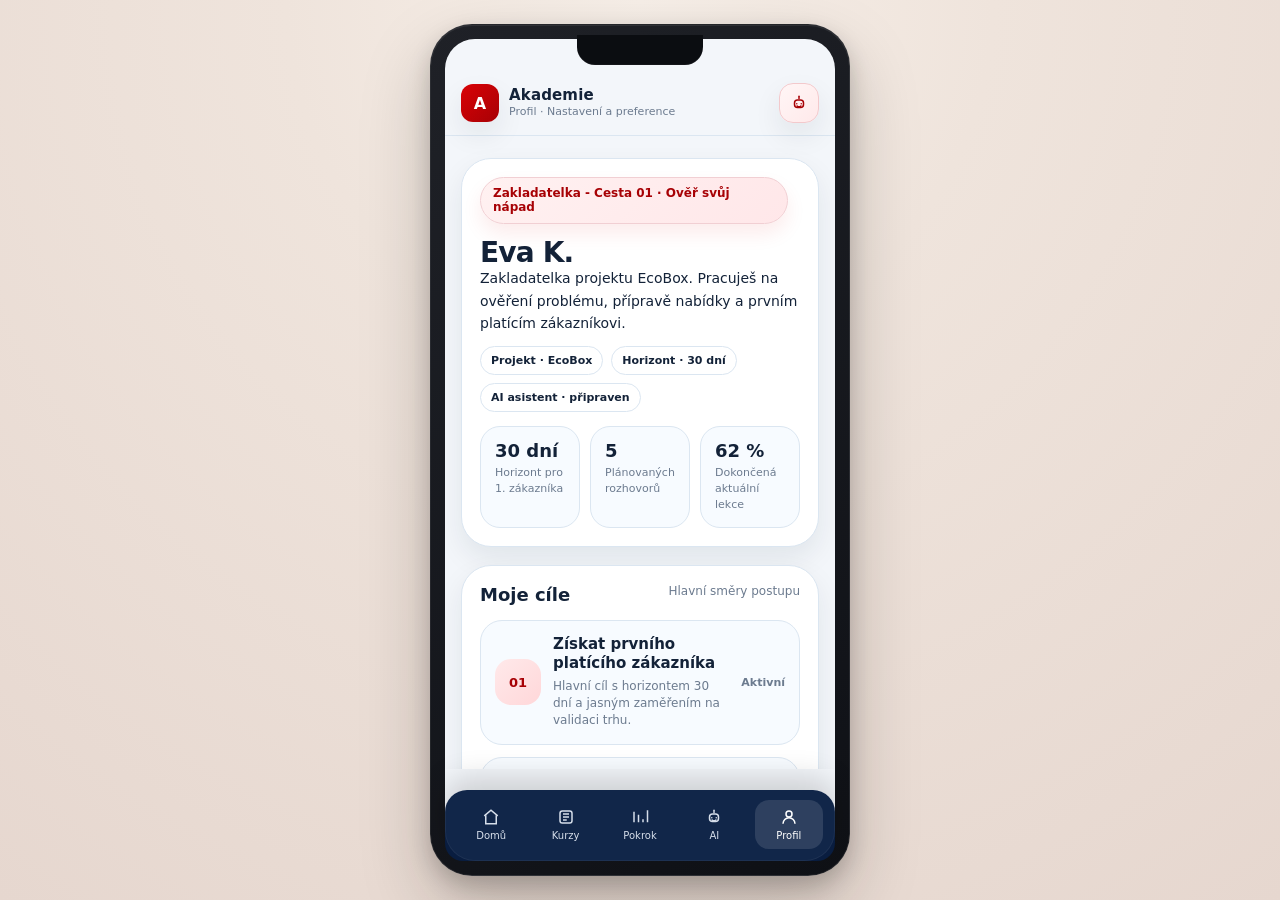
<file: profile.html>
<!DOCTYPE html>
<html lang="cs">
<head>
  <meta charset="UTF-8" />
  <meta name="viewport" content="width=device-width, initial-scale=1.0" />
  <title>Akademie · Profil</title>
  <link rel="stylesheet" href="styles.css" />
  <style>
    .profile-rework{
      gap:18px;
      padding:22px 16px 0;
      align-content:start;
    }

    .profile-hero{
      padding:20px;
      padding-top:84px;
      gap:16px;
      position:relative;
      overflow:hidden;
      background:
        linear-gradient(180deg, rgba(255,255,255,.98), rgba(255,255,255,1)),
        linear-gradient(135deg, #fff4f4, #ffffff 42%, #f6faff 100%);
    }

    .profile-hero::before{
      content:"";
      position:absolute;
      right:-34px;
      bottom:-54px;
      width:160px;
      height:160px;
      border-radius:50%;
      background:radial-gradient(circle, rgba(217,2,6,.10), rgba(217,2,6,0));
      pointer-events:none;
    }

    .profile-badge{
      display:inline-flex;
      align-items:center;
      width:max-content;
      max-width:calc(100% - 12px);
      padding:8px 12px;
      border-radius:999px;
      background:linear-gradient(135deg,#fff1f1,#ffe7e9);
      border:1px solid #f1cfd3;
      color:var(--accent-dark);
      font-size:12px;
      font-weight:800;
      line-height:1.2;
      position:relative;
      z-index:3;
      box-shadow:0 10px 20px rgba(217,2,6,.08);
    }

    .profile-hero-main{
      display:block;
      position:relative;
      min-height:74px;
    }

    .profile-hero-avatar{
      position:absolute;
      top:-64px;
      left:0;
      width:78px;
      height:78px;
      border-radius:24px;
      display:grid;
      place-items:center;
      background:linear-gradient(135deg,#dfeeff,#b9d7ff);
      color:#0b4fa1;
      font-size:24px;
      font-weight:900;
      border:1px solid #cfe0f3;
      box-shadow:var(--shadow);
      z-index:2;
    }

    .profile-hero-copy{
      min-width:0;
      position:relative;
      z-index:1;
    }

    .profile-hero-copy h1{
      margin:0;
      font-size:28px;
      line-height:1.05;
      letter-spacing:-0.03em;
    }

    .profile-hero-copy p{
      margin:8px 0 0;
      color:var(--muted);
      font-size:14px;
      line-height:1.55;
    }

    .profile-tags{
      display:flex;
      flex-wrap:wrap;
      gap:8px;
      margin-top:12px;
    }

    .profile-tag{
      display:inline-flex;
      align-items:center;
      padding:7px 10px;
      border-radius:999px;
      background:#fff;
      border:1px solid var(--line);
      color:var(--text);
      font-size:11px;
      font-weight:700;
    }

    .profile-stats-grid{
      display:grid;
      grid-template-columns:repeat(3,1fr);
      gap:10px;
      position:relative;
      z-index:1;
    }

    .profile-stat{
      background:rgba(247,251,255,.96);
      border:1px solid var(--line);
      border-radius:20px;
      padding:14px;
    }

    .profile-stat strong{
      display:block;
      font-size:18px;
      line-height:1.1;
      margin-bottom:4px;
    }

    .profile-stat span{
      display:block;
      font-size:11px;
      line-height:1.45;
      color:var(--muted);
    }

    .profile-focus{
      padding:18px;
      display:grid;
      gap:14px;
    }

    .profile-focus-top{
      display:flex;
      align-items:flex-start;
      justify-content:space-between;
      gap:12px;
    }

    .profile-focus-top h2{
      margin:0;
      font-size:22px;
      line-height:1.1;
    }

    .profile-focus-time{
      flex:0 0 auto;
      padding:8px 10px;
      border-radius:16px;
      background:#fff;
      border:1px solid var(--line);
      font-size:12px;
      font-weight:800;
      color:var(--text);
    }

    .profile-focus p{
      margin:0;
      font-size:14px;
      line-height:1.6;
      color:var(--text);
    }

    .profile-focus-grid{
      display:grid;
      grid-template-columns:1fr 1fr;
      gap:12px;
    }

    .profile-mini{
      padding:16px;
      display:grid;
      gap:12px;
    }

    .profile-mini h3{
      margin:0;
      font-size:18px;
      line-height:1.2;
    }

    .profile-mini p{
      margin:0;
      font-size:13px;
      line-height:1.55;
      color:var(--muted);
    }

    .profile-section{
      padding:18px;
      display:grid;
      gap:14px;
    }

    .profile-section-head{
      display:flex;
      align-items:flex-start;
      justify-content:space-between;
      gap:10px;
    }

    .profile-section-head h2{
      margin:0;
      font-size:18px;
      line-height:1.2;
    }

    .profile-section-head span{
      font-size:12px;
      color:var(--muted);
    }

    .goal-list,
    .setting-list,
    .preference-list{
      display:grid;
      gap:12px;
    }

    .goal-item,
    .setting-item{
      display:grid;
      grid-template-columns:46px minmax(0,1fr) auto;
      gap:12px;
      align-items:center;
      padding:14px;
      border-radius:22px;
      background:var(--surface-2);
      border:1px solid var(--line);
    }

    .goal-icon,
    .setting-icon{
      width:46px;
      height:46px;
      border-radius:16px;
      display:grid;
      place-items:center;
      background:linear-gradient(135deg,#ffe9ea,#ffd7d9);
      color:var(--accent-dark);
      font-size:13px;
      font-weight:900;
      flex:0 0 auto;
    }

    .goal-item strong,
    .setting-item strong{
      display:block;
      font-size:15px;
      line-height:1.3;
      margin-bottom:4px;
    }

    .goal-item small,
    .setting-item small{
      display:block;
      font-size:12px;
      line-height:1.45;
      color:var(--muted);
    }

    .goal-status{
      white-space:nowrap;
      font-size:11px;
      font-weight:800;
      color:var(--muted);
    }

    .switch-wrap{
      display:grid;
      justify-items:end;
      gap:8px;
    }

    .switch{
      position:relative;
      width:52px;
      height:32px;
      display:inline-block;
      flex:0 0 auto;
    }

    .switch input{
      position:absolute;
      inset:0;
      opacity:0;
      cursor:pointer;
    }

    .switch-ui{
      width:100%;
      height:100%;
      border-radius:999px;
      background:#dbe6f1;
      border:1px solid #c7d7e8;
      transition:background .2s ease, border-color .2s ease, box-shadow .2s ease;
      position:relative;
    }

    .switch-ui::after{
      content:"";
      position:absolute;
      top:3px;
      left:3px;
      width:24px;
      height:24px;
      border-radius:50%;
      background:#fff;
      box-shadow:0 4px 10px rgba(19,34,56,.14);
      transition:transform .2s ease;
    }

    .switch input:checked + .switch-ui{
      background:linear-gradient(135deg,var(--accent),var(--accent-dark));
      border-color:transparent;
      box-shadow:0 10px 18px rgba(169,1,5,.18);
    }

    .switch input:checked + .switch-ui::after{
      transform:translateX(20px);
    }

    .switch-state{
      position:absolute;
      top:38px;
      left:50%;
      transform:translateX(-50%);
      min-width:48px;
      min-height:24px;
      padding:0 8px;
      border-radius:999px;
      font-size:10px;
      font-weight:900;
      letter-spacing:.04em;
      border:1px solid var(--line);
      display:inline-flex;
      align-items:center;
      justify-content:center;
      transition:opacity .18s ease, transform .18s ease;
      pointer-events:none;
    }

    .switch-state-on{
      background:#fff1f1;
      border-color:#f2cfd2;
      color:var(--accent-dark);
      opacity:0;
    }

    .switch-state-off{
      background:#eef3f8;
      border-color:#d7e2ec;
      color:#607286;
      opacity:1;
    }

    .switch input:checked ~ .switch-state-on{
      opacity:1;
      transform:translateX(-50%) translateY(0);
    }

    .switch input:checked ~ .switch-state-off{
      opacity:0;
      transform:translateX(-50%) translateY(-2px);
    }

    .switch input:not(:checked) ~ .switch-state-on{
      opacity:0;
      transform:translateX(-50%) translateY(-2px);
    }

    .switch input:not(:checked) ~ .switch-state-off{
      opacity:1;
      transform:translateX(-50%) translateY(0);
    }

    .preference-row{
      padding:14px;
      border-radius:22px;
      background:var(--surface-2);
      border:1px solid var(--line);
      display:grid;
      gap:12px;
    }

    .preference-row h3{
      margin:0;
      font-size:15px;
      line-height:1.3;
    }

    .preference-row p{
      margin:0;
      font-size:12px;
      line-height:1.5;
      color:var(--muted);
    }

    .chip-row{
      display:flex;
      flex-wrap:wrap;
      gap:8px;
    }

    .pref-chip{
      display:inline-flex;
      align-items:center;
      justify-content:center;
      min-height:36px;
      padding:0 12px;
      border-radius:999px;
      border:1px solid var(--line);
      background:#fff;
      color:var(--text);
      font-size:12px;
      font-weight:700;
    }

    .pref-chip.active{
      background:var(--blue-soft);
      border-color:#bfd6f4;
      color:#1455a3;
    }

    .pref-chip.red{
      background:#fff1f1;
      border-color:#f2cfd2;
      color:var(--accent-dark);
    }

    .account-grid{
      display:grid;
      grid-template-columns:1fr 1fr;
      gap:12px;
    }

    .account-box{
      padding:14px;
      border-radius:20px;
      background:var(--surface-2);
      border:1px solid var(--line);
    }

    .account-box strong{
      display:block;
      font-size:14px;
      line-height:1.3;
      margin-bottom:4px;
    }

    .account-box span{
      display:block;
      font-size:12px;
      line-height:1.45;
      color:var(--muted);
    }

    .profile-actions{
      display:grid;
      grid-template-columns:1fr 1fr;
      gap:10px;
    }

    .ghost-action{
      display:inline-flex;
      justify-content:center;
      align-items:center;
      min-height:44px;
      padding:0 16px;
      border-radius:16px;
      background:var(--surface-2);
      border:1px solid var(--line);
      color:var(--text);
      font-size:13px;
      font-weight:800;
    }

    .profile-note{
      font-size:12px;
      line-height:1.5;
      color:var(--muted);
    }

    @media (max-width:480px){
      .profile-rework{
        gap:16px;
        padding:18px 14px 0;
      }

      .profile-hero{
        padding:18px;
        padding-top:76px;
        border-radius:26px;
      }

      .profile-hero::before{
        width:120px;
        height:120px;
        right:-26px;
        bottom:-42px;
      }

      .profile-badge{
        font-size:11px;
        padding:7px 10px;
        max-width:100%;
      }

      .profile-hero-main{
        min-height:60px;
      }

      .profile-hero-avatar{
        top:-58px;
        width:64px;
        height:64px;
        border-radius:20px;
        font-size:20px;
      }

      .profile-hero-copy h1{
        font-size:24px;
      }

      .profile-hero-copy p{
        font-size:13px;
      }

      .profile-stats-grid,
      .profile-focus-grid,
      .account-grid,
      .profile-actions{
        grid-template-columns:1fr;
      }

      .profile-focus-top{
        flex-direction:column;
      }

      .profile-focus-time{
        align-self:flex-start;
      }

      .goal-item,
      .setting-item{
        grid-template-columns:46px minmax(0,1fr);
        align-items:start;
      }

      .goal-status,
      .switch-wrap{
        grid-column:2;
      }

      .switch-wrap{
        justify-items:start;
        margin-top:4px;
      }
    }
  </style>
</head>
<body>
  <div class="phone">
    <div class="app">
      <header class="topbar">
        <div class="topbar-row">
          <div class="brand">
            <div class="brand-mark">A</div>
            <div class="brand-title">
              <strong>Akademie</strong>
              <span>Profil · Nastavení a preference</span>
            </div>
          </div>

          <a class="icon-btn assistant-btn" href="assistant.html" aria-label="Otevřít asistenta">
            <svg viewBox="0 0 24 24" width="18" height="18" fill="none" stroke="currentColor" stroke-width="2" stroke-linecap="round" stroke-linejoin="round">
              <path d="M12 3v3"></path>
              <rect x="6" y="8" width="12" height="10" rx="4"></rect>
              <path d="M9 13h.01"></path>
              <path d="M15 13h.01"></path>
              <path d="M9.5 16c.7.67 1.52 1 2.5 1s1.8-.33 2.5-1"></path>
            </svg>
          </a>
        </div>
      </header>

      <main class="content profile-rework">
        <section class="panel profile-focus">
          <span class="profile-badge">Zakladatelka - Cesta 01 · Ověř svůj nápad</span>

          <div class="profile-hero-main">
            <div class="profile-hero-copy">
                 
              <h1>Eva K.</h1>
              <p>Zakladatelka projektu EcoBox. Pracuješ na ověření problému, přípravě nabídky a prvním platícím zákazníkovi.</p>

              <div class="profile-tags">
                <span class="profile-tag">Projekt · EcoBox</span>
                <span class="profile-tag">Horizont · 30 dní</span>
                <span class="profile-tag">AI asistent · připraven</span>
              </div>
            </div>
          </div>

          <div class="profile-stats-grid">
            <div class="profile-stat">
              <strong>30 dní</strong>
              <span>Horizont pro 1. zákazníka</span>
            </div>

            <div class="profile-stat">
              <strong>5</strong>
              <span>Plánovaných rozhovorů</span>
            </div>

            <div class="profile-stat">
              <strong>62 %</strong>
              <span>Dokončená aktuální lekce</span>
            </div>
          </div>
        </section>

        <section class="panel profile-section">
          <div class="profile-section-head">
            <h2>Moje cíle</h2>
            <span>Hlavní směry postupu</span>
          </div>

          <div class="goal-list">
            <div class="goal-item">
              <div class="goal-icon">01</div>
              <div>
                <strong>Získat prvního platícího zákazníka</strong>
                <small>Hlavní cíl s horizontem 30 dní a jasným zaměřením na validaci trhu.</small>
              </div>
              <div class="goal-status">Aktivní</div>
            </div>

            <div class="goal-item">
              <div class="goal-icon">02</div>
              <div>
                <strong>Dokončit Lean Canvas</strong>
                <small>Cíl na tento týden, který pomůže zpřesnit problém, segment i nabídku.</small>
              </div>
              <div class="goal-status">Tento týden</div>
            </div>

            <div class="goal-item">
              <div class="goal-icon">03</div>
              <div>
                <strong>Absolvovat 5 customer interviews</strong>
                <small>Aktivní mise pro validaci problému a sběr reálného feedbacku.</small>
              </div>
              <div class="goal-status">Rozpracováno</div>
            </div>
          </div>
        </section>

        <section class="panel profile-section">
          <div class="profile-section-head">
            <h2>Nastavení aplikace</h2>
            <span>Notifikace a způsob práce</span>
          </div>

          <div class="setting-list">
            <div class="setting-item">
              <div class="setting-icon">🔔</div>
              <div>
                <strong>Denní připomínka</strong>
                <small>Denní připomínka v 18:00 pro udržení konzistence v práci na projektu.</small>
              </div>
              <label class="switch-wrap" aria-label="Denní připomínka">
                <span class="switch">
                  <input type="checkbox" checked />
                  <span class="switch-ui"></span>
                  <span class="switch-state switch-state-on">ON</span>
                  <span class="switch-state switch-state-off">OFF</span>
                </span>
              </label>
            </div>

            <div class="setting-item">
              <div class="setting-icon">📅</div>
              <div>
                <strong>Mentoring a office hours</strong>
                <small>1× týdně office hours a pravidelný kontakt pro další posun v validaci.</small>
              </div>
              <label class="switch-wrap" aria-label="Mentoring a office hours">
                <span class="switch">
                  <input type="checkbox" checked />
                  <span class="switch-ui"></span>
                  <span class="switch-state switch-state-on">ON</span>
                  <span class="switch-state switch-state-off">OFF</span>
                </span>
              </label>
            </div>

            <div class="setting-item">
              <div class="setting-icon">⚡</div>
              <div>
                <strong>Rychlé připomenutí mise</strong>
                <small>Po otevření aplikace se zobrazí hlavní úkol dne a další doporučený krok.</small>
              </div>
              <label class="switch-wrap" aria-label="Rychlé připomenutí mise">
                <span class="switch">
                  <input type="checkbox" />
                  <span class="switch-ui"></span>
                  <span class="switch-state switch-state-on">ON</span>
                  <span class="switch-state switch-state-off">OFF</span>
                </span>
              </label>
            </div>
          </div>
        </section>

        <section class="panel profile-section">
          <div class="profile-section-head">
            <h2>Preference studia</h2>
            <span>Jak má aplikace fungovat pro tebe</span>
          </div>

          <div class="preference-list">
            <div class="preference-row">
              <div>
                <h3>Tempo programu</h3>
                <p>Vyber styl, podle kterého ti aplikace bude prioritizovat mise, obsah a připomínky.</p>
              </div>
              <div class="chip-row">
                <button class="pref-chip">Volnější</button>
                <button class="pref-chip active">Vyvážené</button>
                <button class="pref-chip">Intenzivní</button>
              </div>
            </div>

            <div class="preference-row">
              <div>
                <h3>Preferovaný formát</h3>
                <p>Uprav, jestli chceš více krátkých úkolů, videí nebo textových poznámek.</p>
              </div>
              <div class="chip-row">
                <button class="pref-chip active">Krátké mise</button>
                <button class="pref-chip">Video lekce</button>
                <button class="pref-chip">Poznámky</button>
              </div>
            </div>

            <div class="preference-row">
              <div>
                <h3>AI asistent</h3>
                <p>Nastav si, jak má asistent pomáhat při rozhovorech, shrnutí feedbacku a dalších krocích.</p>
              </div>
              <div class="chip-row">
                <button class="pref-chip active">Praktické návrhy</button>
                <button class="pref-chip">Shrnutí feedbacku</button>
                <button class="pref-chip red">Tvrdší challenge</button>
              </div>
            </div>
          </div>
        </section>

        <section class="panel profile-section">
          <div class="profile-section-head">
            <h2>Účet a prostředí</h2>
            <span>Základní preference aplikace</span>
          </div>

          <div class="account-grid">
            <div class="account-box">
              <strong>Jazyk aplikace</strong>
              <span>Čeština</span>
            </div>

            <div class="account-box">
              <strong>Časové pásmo</strong>
              <span>Europe/Prague</span>
            </div>

            <div class="account-box">
              <strong>Téma rozhraní</strong>
              <span>Světlé, přehledné a optimalizované pro mobilní průchod</span>
            </div>

            <div class="account-box">
              <strong>Soukromí dat</strong>
              <span>Používat poznámky a progres pro personalizaci doporučení</span>
            </div>
          </div>

          <div class="profile-actions">
            <a class="ghost-action" href="courses.html">Zpět na kurzy</a>
            <a class="action primary-red" href="assistant.html">Otevřít AI asistenta</a>
          </div>

          <p class="profile-note">Profil teď funguje jako osobní dashboard i nastavení aplikace v jednom, aby odpovídal produktovému směru zbytku rozhraní.</p>
        </section>
      </main>

      <nav class="bottom-nav" data-bottom-nav>
        <a href="index.html">
          <svg viewBox="0 0 24 24" fill="none" stroke="currentColor" stroke-width="2">
            <path d="M3 10.5L12 3l9 7.5"></path>
            <path d="M5 9.5V21h14V9.5"></path>
          </svg>
          <span>Domů</span>
        </a>
        <a href="courses.html">
          <svg viewBox="0 0 24 24" fill="none" stroke="currentColor" stroke-width="2">
            <rect x="4" y="4" width="16" height="16" rx="3"></rect>
            <path d="M8 8h8M8 12h8M8 16h5"></path>
          </svg>
          <span>Kurzy</span>
        </a>
        <a href="progress.html">
          <svg viewBox="0 0 24 24" fill="none" stroke="currentColor" stroke-width="2">
            <path d="M4 19V5"></path>
            <path d="M10 19V9"></path>
            <path d="M16 19v-4"></path>
            <path d="M22 19V3"></path>
          </svg>
          <span>Pokrok</span>
        </a>
        <a href="assistant.html">
          <svg viewBox="0 0 24 24" width="18" height="18" fill="none" stroke="currentColor" stroke-width="2" stroke-linecap="round" stroke-linejoin="round">
            <path d="M12 3v3"></path>
            <rect x="6" y="8" width="12" height="10" rx="4"></rect>
            <path d="M9 13h.01"></path>
            <path d="M15 13h.01"></path>
            <path d="M9.5 16c.7.67 1.52 1 2.5 1s1.8-.33 2.5-1"></path>
          </svg>
          <span>AI</span>
        </a>
        <a href="profile.html" class="active">
          <svg viewBox="0 0 24 24" fill="none" stroke="currentColor" stroke-width="2">
            <path d="M20 21a8 8 0 1 0-16 0"></path>
            <circle cx="12" cy="8" r="4"></circle>
          </svg>
          <span>Profil</span>
        </a>
      </nav>
    </div>
  </div>

  <script src="script.js"></script>
</body>
</html>
</file>
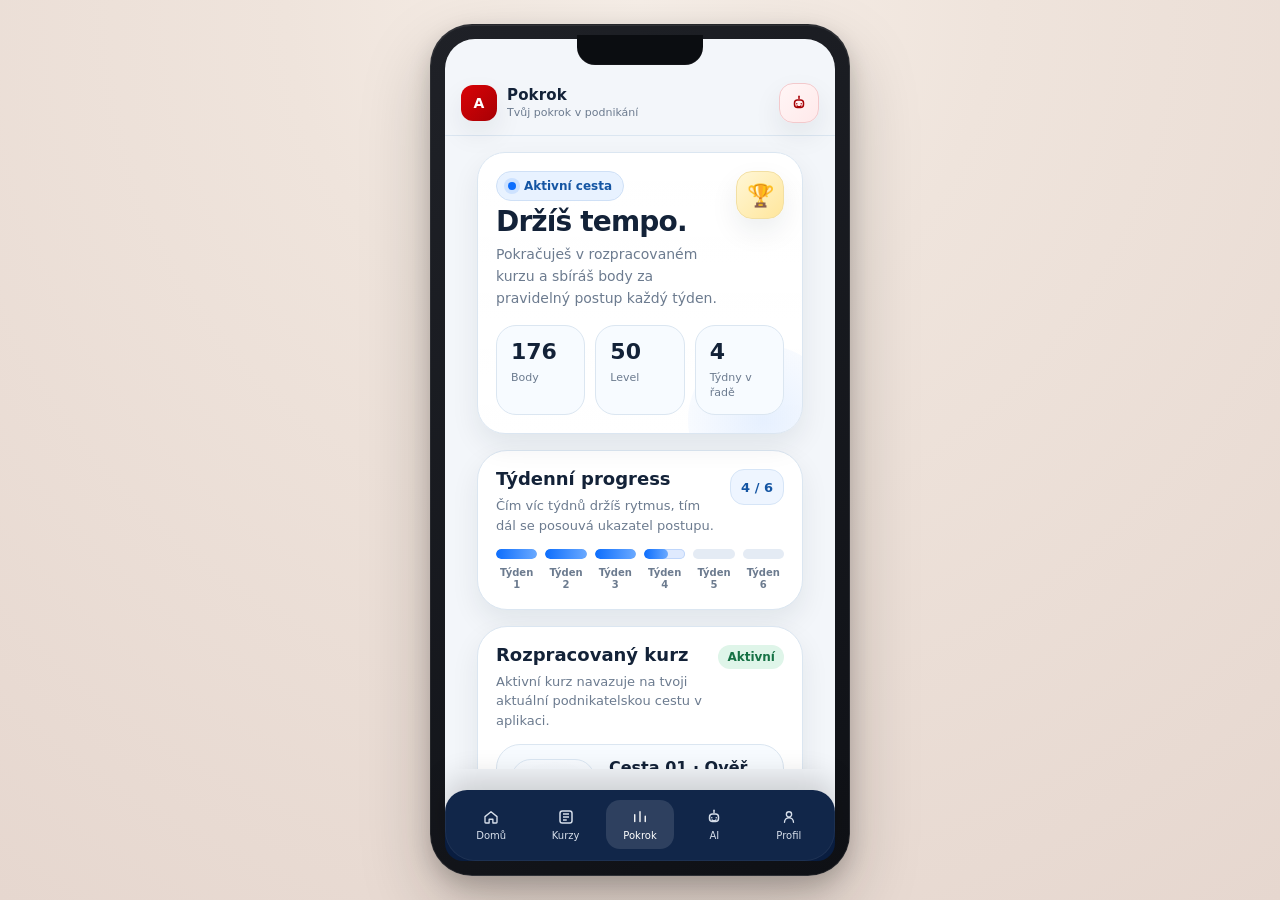
<file: progress.html>
<!DOCTYPE html>
<html lang="cs">
<head>
  <meta charset="UTF-8" />
  <meta name="viewport" content="width=device-width, initial-scale=1.0" />
  <title>Pokrok · Tvůj pokrok v podnikání</title>
  <link rel="stylesheet" href="styles.css" />
  <style>
    .progress-view{
      gap:16px;
      padding-top:16px;
      padding-bottom:18px;
    }

    .progress-topbar{
      padding:10px 16px 12px;
    }

    .progress-topbar .topbar-row{
      align-items:center;
    }

    .progress-topbar .brand{
      align-items:center;
    }

    .progress-topbar .brand-mark{
      width:36px;
      height:36px;
      border-radius:12px;
      font-size:14px;
    }

    .progress-topbar .brand-title strong{
      font-size:15px;
      line-height:1.1;
    }

    .progress-topbar .brand-title span{
      font-size:11px;
      margin-top:3px;
    }

    .progress-shell{
      display:grid;
      gap:16px;
      padding:0 16px;
    }

    .progress-overview{
      padding:18px;
      border-radius:28px;
      background:
        linear-gradient(180deg, rgba(255,255,255,.98), rgba(255,255,255,1)),
        linear-gradient(135deg, #eef6ff 0%, #ffffff 42%, #fff4f4 100%);
      display:grid;
      gap:16px;
      position:relative;
      overflow:hidden;
    }

    .progress-overview::before{
      content:"";
      position:absolute;
      inset:auto -36px -62px auto;
      width:150px;
      height:150px;
      border-radius:50%;
      background:radial-gradient(circle, rgba(13,110,253,.10), rgba(13,110,253,0));
      pointer-events:none;
    }

    .progress-overview-head{
      display:grid;
      grid-template-columns:minmax(0,1fr) auto;
      gap:12px;
      align-items:start;
      position:relative;
      z-index:1;
    }

    .progress-overview-head h1{
      margin:6px 0 0;
      font-size:28px;
      line-height:1.05;
      letter-spacing:-0.03em;
    }

    .progress-overview-head p{
      margin:8px 0 0;
      color:var(--muted);
      font-size:14px;
      line-height:1.55;
    }

    .progress-status{
      display:inline-flex;
      align-items:center;
      gap:8px;
      width:max-content;
      padding:7px 11px;
      border-radius:999px;
      background:#e8f2ff;
      border:1px solid #cfe0f6;
      color:#1455a3;
      font-size:12px;
      font-weight:800;
    }

    .progress-status::before{
      content:"";
      width:8px;
      height:8px;
      border-radius:50%;
      background:#0d6efd;
      box-shadow:0 0 0 4px rgba(13,110,253,.12);
    }

    .progress-medal{
      width:48px;
      height:48px;
      border-radius:16px;
      display:grid;
      place-items:center;
      background:linear-gradient(135deg,#fff7d6,#ffe69c);
      color:#916300;
      border:1px solid #f2dfa3;
      box-shadow:var(--shadow);
      font-size:22px;
    }

    .progress-stats{
      display:grid;
      grid-template-columns:repeat(3,1fr);
      gap:10px;
      position:relative;
      z-index:1;
    }

    .progress-stats .stat{
      background:var(--surface-2);
      min-height:86px;
    }

    .progress-stats .stat strong{
      font-size:22px;
    }

    .progress-stats .stat span{
      font-size:11px;
    }

    .weeks-card{
      padding:18px;
      display:grid;
      gap:14px;
    }

    .weeks-head{
      display:flex;
      align-items:flex-start;
      justify-content:space-between;
      gap:12px;
    }

    .weeks-head h2{
      margin:0;
      font-size:18px;
      line-height:1.15;
    }

    .weeks-head p{
      margin:6px 0 0;
      font-size:13px;
      line-height:1.5;
      color:var(--muted);
    }

    .weeks-badge{
      display:inline-flex;
      align-items:center;
      justify-content:center;
      min-width:54px;
      height:36px;
      padding:0 12px;
      border-radius:14px;
      background:#eef5ff;
      border:1px solid #d6e5f7;
      color:#1455a3;
      font-size:13px;
      font-weight:800;
      white-space:nowrap;
    }

    .weeks-track{
      display:grid;
      grid-template-columns:repeat(6, 1fr);
      gap:8px;
      align-items:center;
    }

    .week-step{
      display:grid;
      gap:8px;
      justify-items:center;
      min-width:0;
    }

    .week-dot{
      width:100%;
      height:10px;
      border-radius:999px;
      background:#e4ebf4;
      position:relative;
      overflow:hidden;
    }

    .week-dot::after{
      content:"";
      position:absolute;
      inset:0;
      border-radius:999px;
      background:linear-gradient(90deg,#0d6efd 0%, #6aa9ff 100%);
      opacity:0;
    }

    .week-step.done .week-dot::after{
      opacity:1;
    }

    .week-step.current .week-dot{
      background:#dfeafe;
      box-shadow:inset 0 0 0 1px #bfd6fb;
    }

    .week-step.current .week-dot::after{
      width:58%;
      opacity:1;
    }

    .week-step span{
      font-size:10px;
      color:var(--muted);
      font-weight:700;
      text-align:center;
      line-height:1.2;
    }

    .current-course{
      padding:18px;
      display:grid;
      gap:14px;
    }

    .course-head{
      display:flex;
      align-items:flex-start;
      justify-content:space-between;
      gap:12px;
    }

    .course-head h2{
      margin:0;
      font-size:18px;
      line-height:1.15;
    }

    .course-head p{
      margin:6px 0 0;
      font-size:13px;
      line-height:1.5;
      color:var(--muted);
    }

    .course-inline{
      display:grid;
      gap:14px;
      padding:14px;
      border-radius:24px;
      background:var(--surface-2);
      border:1px solid var(--line);
    }

    .course-inline-top{
      display:grid;
      grid-template-columns:84px minmax(0,1fr);
      gap:14px;
      align-items:start;
    }

    .course-inline-visual{
      width:84px;
      height:84px;
      border-radius:20px;
      background:linear-gradient(180deg,#f8fbff 0%, #eef5fc 100%);
      border:1px solid #dbe7f3;
      display:grid;
      place-items:center;
      position:relative;
      overflow:hidden;
      flex:0 0 auto;
    }

    .course-inline-visual::before{
      content:"";
      position:absolute;
      inset:10px;
      border-radius:16px;
      background:rgba(255,255,255,.72);
      border:1px solid rgba(255,255,255,.8);
    }

    .course-inline-visual img{
      position:relative;
      z-index:1;
      width:50px;
      height:50px;
      object-fit:contain;
    }

    .course-inline-main{
      display:grid;
      gap:8px;
      min-width:0;
      align-content:start;
    }

    .course-inline-main h3{
      margin:0;
      font-size:16px;
      line-height:1.15;
      font-weight:800;
    }

    .course-inline-main p{
      margin:0;
      font-size:13px;
      line-height:1.45;
      color:var(--muted);
    }

    .course-inline-meta{
      display:flex;
      flex-wrap:wrap;
      gap:8px;
      align-items:center;
    }

    .course-progress{
      display:grid;
      gap:8px;
    }

    .course-progress-top{
      display:flex;
      align-items:center;
      justify-content:space-between;
      gap:10px;
      font-size:12px;
      color:var(--muted);
      font-weight:700;
    }

    .course-progress-bar{
      height:10px;
      border-radius:999px;
      background:#e4ebf4;
      overflow:hidden;
    }

    .course-progress-bar span{
      display:block;
      width:62%;
      height:100%;
      border-radius:999px;
      background:linear-gradient(90deg,var(--accent) 0%, #ff6c70 100%);
    }

    .course-next-step{
      display:grid;
      gap:2px;
      font-size:12px;
      color:var(--muted);
    }

    .course-next-step strong{
      font-size:14px;
      line-height:1.25;
      color:var(--text);
    }

    .current-course .course-row{
      display:flex;
      align-items:center;
      justify-content:space-between;
      gap:12px;
      margin-top:0;
    }

    .current-course .course-row .badge{
      flex:0 0 auto;
    }

    .progress-next{
      padding:18px;
      display:grid;
      gap:10px;
    }

    .progress-next h2{
      margin:0;
      font-size:18px;
      line-height:1.15;
    }

    .progress-next p{
      margin:0;
      font-size:14px;
      line-height:1.6;
      color:var(--muted);
    }

    .progress-next .action{
      width:max-content;
    }

    @media (max-width: 360px){
      .progress-stats{
        grid-template-columns:1fr;
      }

      .weeks-track{
        grid-template-columns:repeat(3,1fr);
        row-gap:12px;
      }

      .course-inline-top{
        grid-template-columns:1fr;
      }

      .course-inline-visual{
        width:84px;
        height:84px;
      }

      .current-course .course-row{
        align-items:stretch;
      }

      .current-course .course-row .action,
      .progress-next .action{
        width:100%;
      }
    }
  </style>
</head>
<body>
  <div class="phone">
    <div class="app">
      <header class="topbar progress-topbar">
        <div class="topbar-row">
          <div class="brand">
            <div class="brand-mark">A</div>
            <div class="brand-title">
              <strong>Pokrok</strong>
              <span>Tvůj pokrok v podnikání</span>
            </div>
          </div>

          <a class="icon-btn assistant-btn" href="assistant.html" aria-label="AI asistent">
            <svg viewBox="0 0 24 24" width="18" height="18" fill="none" stroke="currentColor" stroke-width="2" stroke-linecap="round" stroke-linejoin="round">
              <path d="M12 3v3"></path>
              <rect x="6" y="8" width="12" height="10" rx="4"></rect>
              <path d="M9 13h.01"></path>
              <path d="M15 13h.01"></path>
              <path d="M9.5 16c.7.67 1.52 1 2.5 1s1.8-.33 2.5-1"></path>
            </svg>
          </a>
        </div>
      </header>

      <main class="content progress-view">
        <div class="progress-shell">
          <section class="hero-card progress-overview">
            <div class="progress-overview-head">
              <div>
                <span class="progress-status">Aktivní cesta</span>
                <h1>Držíš tempo.</h1>
                <p>Pokračuješ v rozpracovaném kurzu a sbíráš body za pravidelný postup každý týden.</p>
              </div>
              <div class="progress-medal" aria-hidden="true">🏆</div>
            </div>

            <div class="progress-stats stats">
              <article class="stat">
                <strong>176</strong>
                <span>Body</span>
              </article>
              <article class="stat">
                <strong>50</strong>
                <span>Level</span>
              </article>
              <article class="stat">
                <strong>4</strong>
                <span>Týdny v řadě</span>
              </article>
            </div>
          </section>

          <section class="panel weeks-card">
            <div class="weeks-head">
              <div>
                <h2>Týdenní progress</h2>
                <p>Čím víc týdnů držíš rytmus, tím dál se posouvá ukazatel postupu.</p>
              </div>
              <div class="weeks-badge">4 / 6</div>
            </div>

            <div class="weeks-track" aria-label="Postup po týdnech">
              <div class="week-step done">
                <div class="week-dot"></div>
                <span>Týden 1</span>
              </div>
              <div class="week-step done">
                <div class="week-dot"></div>
                <span>Týden 2</span>
              </div>
              <div class="week-step done">
                <div class="week-dot"></div>
                <span>Týden 3</span>
              </div>
              <div class="week-step current">
                <div class="week-dot"></div>
                <span>Týden 4</span>
              </div>
              <div class="week-step">
                <div class="week-dot"></div>
                <span>Týden 5</span>
              </div>
              <div class="week-step">
                <div class="week-dot"></div>
                <span>Týden 6</span>
              </div>
            </div>
          </section>

          <section class="panel current-course" data-course-id="idea">
            <div class="course-head">
              <div>
                <h2>Rozpracovaný kurz</h2>
                <p>Aktivní kurz navazuje na tvoji aktuální podnikatelskou cestu v aplikaci.</p>
              </div>
              <span class="badge green">Aktivní</span>
            </div>

            <article class="course-inline">
              <div class="course-inline-top">
                <div class="course-inline-visual course-visual"></div>

                <div class="course-inline-main">
                  <h3>Cesta 01 · Ověř svůj nápad</h3>
                  <p>Hypotézy, customer interviews a problém–řešení fit.</p>

                  <div class="course-inline-meta">
                    <span class="badge">Rozpracováno</span>
                    <span class="badge gold">Cesta 01</span>
                  </div>
                </div>
              </div>

              <div class="course-progress">
                <div class="course-progress-top">
                  <span>Progress kurzu</span>
                  <span>62 %</span>
                </div>
                <div class="course-progress-bar" aria-hidden="true">
                  <span></span>
                </div>
              </div>

              <div class="course-next-step">
                <span>Další krok:</span>
                <strong>Customer interviews</strong>
              </div>

              <div class="course-row">
                <span class="badge red">Aktivní lekce</span>
              </div>
            </article>
          </section>

          <section class="panel progress-next">
            <h2>Co tě posune dál</h2>
            <p>Dokonči další lekci v kurzu Ověř svůj nápad a streak se posune do dalšího týdne spolu s celkovým postupem.</p>
            <a href="mission.html" class="action primary-red">Otevřít další misi</a>
          </section>
        </div>
      </main>

      <nav class="bottom-nav" data-bottom-nav>
        <a href="index.html">
          <svg viewBox="0 0 24 24" fill="none" aria-hidden="true">
            <path d="M4 11.5L12 5l8 6.5V19a1 1 0 0 1-1 1h-4.5v-5h-5v5H5a1 1 0 0 1-1-1v-7.5Z" stroke="currentColor" stroke-width="1.8" stroke-linejoin="round"/>
          </svg>
          <span>Domů</span>
        </a>
        <a href="courses.html">
          <svg viewBox="0 0 24 24" fill="none" stroke="currentColor" stroke-width="2">
            <rect x="4" y="4" width="16" height="16" rx="3"></rect>
            <path d="M8 8h8M8 12h8M8 16h5"></path>
          </svg>
          <span>Kurzy</span>
        </a>
        <a href="progress.html" class="active">
          <svg viewBox="0 0 24 24" fill="none" aria-hidden="true">
            <path d="M5 18V9m7 9V5m7 13v-7" stroke="currentColor" stroke-width="1.8" stroke-linecap="round"/>
          </svg>
          <span>Pokrok</span>
        </a>
<a href="assistant.html">
          <svg viewBox="0 0 24 24" width="18" height="18" fill="none" stroke="currentColor" stroke-width="2" stroke-linecap="round" stroke-linejoin="round">
            <path d="M12 3v3"></path>
            <rect x="6" y="8" width="12" height="10" rx="4"></rect>
            <path d="M9 13h.01"></path>
            <path d="M15 13h.01"></path>
            <path d="M9.5 16c.7.67 1.52 1 2.5 1s1.8-.33 2.5-1"></path>
          </svg>
          <span>AI</span>
        </a>
        <a href="profile.html">
          <svg viewBox="0 0 24 24" fill="none" aria-hidden="true">
            <path d="M12 12a3.5 3.5 0 1 0 0-7 3.5 3.5 0 0 0 0 7Zm-6 7a6 6 0 0 1 12 0" stroke="currentColor" stroke-width="1.8" stroke-linecap="round"/>
          </svg>
          <span>Profil</span>
        </a>
      </nav>
    </div>
  </div>

  <script src="script.js"></script>
</body>
</html>
</file>
<file: styles.css>
:root{
  --bg:#f3f6fa;
  --surface:#ffffff;
  --surface-2:#f7fbff;
  --line:#dbe6f1;
  --text:#132238;
  --muted:#6c7b8f;
  --blue:#0d6efd;
  --blue-soft:#e0eefc;
  --accent:#d90206;
  --accent-dark:#a70105;
  --accent-soft:#fde0e1;
  --green:#2f9a67;
  --gold:#d8a100;
  --shadow:0 12px 28px rgba(19,34,56,.08);
  --radius:22px;
  --radius-lg:28px;
  font-family:Inter,system-ui,sans-serif;
}

*{box-sizing:border-box}

html,body{
  margin:0;
  padding:0;
  min-height:100%;
  color:var(--text);
  font-family:Inter,system-ui,sans-serif;
  background:radial-gradient(circle at top, #f7efe8 0%, #efe4dc 32%, #e6d7cf 100%);
}

body{
  min-height:100vh;
  display:flex;
  align-items:center;
  justify-content:center;
  padding:24px 12px;
}

a{text-decoration:none;color:inherit}
button,input,textarea{font:inherit}
img,svg{display:block;max-width:100%}

.phone{
  width:min(100%, 420px);
  height:min(874px, calc(100vh - 48px));
  max-height:874px;
  margin:0 auto;
  padding:14px;
  position:relative;
  overflow:hidden;
  border-radius:42px;
  background:linear-gradient(145deg, #1f2127 0%, #0f1116 100%);
  border:1px solid rgba(255,255,255,.08);
  box-shadow:
    0 30px 70px rgba(22,18,15,.22),
    0 10px 22px rgba(0,0,0,.18),
    inset 0 1px 0 rgba(255,255,255,.08);
}

.phone::before{
  content:"";
  position:absolute;
  top:10px;
  left:50%;
  transform:translateX(-50%);
  width:126px;
  height:30px;
  background:#0b0d11;
  border-radius:0 0 18px 18px;
  z-index:30;
  box-shadow:inset 0 -1px 0 rgba(255,255,255,.04);
}

.phone::after{
  content:"";
  position:absolute;
  inset:14px;
  border-radius:30px;
  pointer-events:none;
  box-shadow:inset 0 0 0 1px rgba(255,255,255,.05);
  z-index:29;
}

.app{
  height:100%;
  display:flex;
  flex-direction:column;
  padding-top:34px;
  padding-bottom:92px;
  background:var(--bg);
  border-radius:30px;
  overflow:hidden;
}

.topbar{
  position:sticky;
  top:0;
  z-index:20;
  padding:10px 16px 12px;
  background:rgba(243,246,250,.94);
  backdrop-filter:blur(16px);
  border-bottom:1px solid var(--line);
}

.topbar-row{
  display:flex;
  align-items:center;
  justify-content:space-between;
  gap:10px;
}

.brand{
  display:flex;
  align-items:center;
  gap:10px;
  min-width:0;
}

.brand-mark{
  width:38px;
  height:38px;
  border-radius:12px;
  background:linear-gradient(135deg,var(--accent),var(--accent-dark));
  display:grid;
  place-items:center;
  color:#fff;
  box-shadow:var(--shadow);
  flex:0 0 auto;
  font-weight:800;
}

.brand-title{
  display:flex;
  flex-direction:column;
  line-height:1.05;
  min-width:0;
}

.brand-title strong{
  font-size:15px;
  font-weight:800;
  letter-spacing:.01em;
}

.brand-title span{
  font-size:11px;
  color:var(--muted);
  margin-top:2px;
  white-space:nowrap;
  overflow:hidden;
  text-overflow:ellipsis;
}

.icon-btn{
  width:40px;
  height:40px;
  border:0;
  border-radius:14px;
  background:var(--surface);
  border:1px solid var(--line);
  display:grid;
  place-items:center;
  color:var(--text);
  box-shadow:var(--shadow);
  flex:0 0 auto;
}

.assistant-btn{
  background:linear-gradient(135deg,#fff6f6,#ffe9ea);
  border:1px solid #f3c9cc;
  color:var(--accent-dark);
}

.assistant-btn:hover{
  background:linear-gradient(135deg,#ffecee,#ffdfe2);
}

.assistant-btn svg{
  width:18px;
  height:18px;
}

.content{
  flex:1;
  min-height:0;
  overflow:auto;
  display:grid;
  gap:18px;
  padding:22px 16px 0;
  -webkit-overflow-scrolling:touch;
  scrollbar-width:none;
}

.content::-webkit-scrollbar{
  width:0;
  height:0;
}

.section-title{
  margin:0;
  font-size:24px;
  line-height:1.18;
  font-weight:800;
  letter-spacing:-0.01em;
  overflow-wrap:anywhere;
}

.subtext{
  margin:8px 0 0;
  color:var(--muted);
  font-size:14px;
  line-height:1.55;
}

.hero-card,
.panel,
.course-card,
.quiz-card,
.leader-card,
.profile-card{
  background:var(--surface);
  border:1px solid var(--line);
  border-radius:30px;
  box-shadow:var(--shadow);
}

.hero-card{
  padding:20px;
  display:grid;
  gap:14px;
  position:relative;
  overflow:hidden;
}

.hero-top{
  display:grid;
  grid-template-columns:minmax(0, 1fr) auto;
  align-items:start;
  gap:14px;
}

.hero-top > div{
  min-width:0;
  padding-right:4px;
}

.progress-pill{
  font-size:12px;
  font-weight:700;
  color:var(--accent-dark);
  background:var(--accent-soft);
  padding:7px 11px;
  border-radius:999px;
  white-space:nowrap;
  align-self:start;
}

.hero-grid{
  display:grid;
  grid-template-columns:1fr 1fr;
  gap:10px;
}

.metric{
  background:var(--surface-2);
  border:1px solid var(--line);
  border-radius:20px;
  padding:14px;
  min-width:0;
}

.metric strong{
  display:block;
  font-size:18px;
  line-height:1.15;
  font-weight:800;
  margin-bottom:4px;
}

.metric span{
  font-size:12px;
  color:var(--muted);
  line-height:1.45;
}

.section-head{
  display:flex;
  align-items:end;
  justify-content:space-between;
  gap:10px;
}

.course-list,
.quiz-list,
.side-list{
  display:grid;
  gap:12px;
}

.course-card{
  padding:16px;
  display:grid;
  gap:12px;
}

.course-visual{
  position:relative;
  height:auto;
  aspect-ratio:16/9;
  border-radius:20px;
  background:linear-gradient(180deg,#f8fbff 0%, #eef5fc 100%);
  border:1px solid #dbe7f3;
  overflow:hidden;
  display:grid;
  place-items:center;
  padding:18px;
}

.course-visual::before{
  content:"";
  position:absolute;
  inset:12px;
  border-radius:16px;
  background:rgba(255,255,255,.55);
  border:1px solid rgba(255,255,255,.7);
  pointer-events:none;
}

.course-icon{
  position:relative;
  z-index:1;
  width:auto;
  max-width:92px;
  max-height:92px;
  object-fit:contain;
  filter:drop-shadow(0 8px 18px rgba(32,74,135,.10));
}

.course-card h3{
  margin:0;
  font-size:17px;
  line-height:1.15;
}

.course-row{
  display:flex;
  align-items:center;
  justify-content:space-between;
  gap:12px;
  margin-top:4px;
  font-size:12px;
  color:var(--muted);
}

.badge{
  display:inline-flex;
  align-items:center;
  padding:5px 9px;
  border-radius:999px;
  background:var(--blue-soft);
  color:#1455a3;
  font-weight:700;
  font-size:12px;
}

.badge.gold{
  background:#fff1c3;
  color:#8b6400;
}

.badge.green{
  background:#dff5e9;
  color:#167245;
}

.badge.red{
  background:var(--accent-soft);
  color:var(--accent-dark);
}

.stats{
  display:grid;
  grid-template-columns:repeat(auto-fit, minmax(100px, 1fr));
  gap:10px;
  padding:0;
}

.stat{
  background:var(--surface-2);
  border:1px solid var(--line);
  border-radius:20px;
  padding:14px;
  min-width:0;
}

.stat strong{
  display:block;
  font-size:21px;
  line-height:1.1;
  font-weight:800;
  margin-bottom:5px;
}

.stat span{
  display:block;
  color:var(--muted);
  font-size:11px;
  line-height:1.4;
}

.action{
  display:inline-flex;
  justify-content:center;
  align-items:center;
  min-height:42px;
  padding:0 18px;
  border-radius:999px;
  background:var(--surface);
  border:1px solid #8eb4db;
  color:#0d4e99;
  font-weight:800;
  font-size:13px;
  cursor:pointer;
  transition:transform .18s ease, background .18s ease, border-color .18s ease, color .18s ease, box-shadow .18s ease;
}

.action:hover{
  transform:translateY(-1px);
  box-shadow:0 10px 22px rgba(13,78,153,.12);
}

.course-open{
  min-width:128px;
  min-height:40px;
  padding:0 16px;
  border-radius:14px;
  font-size:13px;
  font-weight:800;
  box-shadow:0 8px 18px rgba(13,78,153,.10);
}

.course-open::after{
  content:'→';
  margin-left:8px;
  font-size:14px;
}

.course-card:hover .course-open{
  transform:translateY(-1px);
}

.course-card .badge{
  flex:0 0 auto;
}

.action.primary-red{
  background:var(--accent);
  border-color:var(--accent);
  color:#fff;
}

.action.primary-red:hover{
  background:var(--accent-dark);
  border-color:var(--accent-dark);
  box-shadow:0 12px 24px rgba(169,1,5,.22);
}

.assistant-input{
  width:100%;
  min-height:120px;
  margin-top:8px;
  padding:12px;
  border:1px solid var(--line);
  border-radius:16px;
  background:#fff;
  color:var(--text);
  outline:none;
  resize:vertical;
}

.assistant-chips{
  display:flex;
  flex-wrap:wrap;
  gap:8px;
  margin-top:12px;
}

.chip{
  border:1px solid var(--line);
  background:var(--surface-2);
  color:var(--text);
  border-radius:999px;
  padding:10px 12px;
  font-size:12px;
  cursor:pointer;
}

.bottom-nav{
  position:absolute;
  left:14px;
  right:14px;
  bottom:max(14px, env(safe-area-inset-bottom));
  width:auto;
  background:rgba(9,30,66,.96);
  color:#fff;
  border-top-left-radius:22px;
  border-top-right-radius:22px;
  border-bottom-left-radius:18px;
  border-bottom-right-radius:18px;
  padding:10px 12px calc(12px + env(safe-area-inset-bottom));
  display:grid;
  grid-template-columns:repeat(5,1fr);
  gap:6px;
  box-shadow:0 -12px 30px rgba(0,0,0,.16);
  z-index:12;
}

.bottom-nav.nav-pressed{
  transform:translateY(2px);
  transition:transform .16s ease-out;
}

.bottom-nav a{
  display:grid;
  justify-items:center;
  gap:4px;
  font-size:10px;
  color:#d6deea;
  padding:8px 4px;
  border-radius:14px;
}

.bottom-nav a.active{
  background:rgba(255,255,255,.12);
  color:#fff;
}

.bottom-nav a:active{
  background:rgba(255,255,255,.18);
}

.bottom-nav a svg{
  width:18px;
  height:18px;
  transition:transform .18s ease-out;
}

.bottom-nav a:active svg{
  transform:translateY(1px);
}

.profile-card{
  overflow:hidden;
}

.profile-header{
  padding:20px 18px 14px;
  display:grid;
  grid-template-columns:72px minmax(0, 1fr);
  align-items:center;
  gap:14px;
}

.profile-header > div:last-child{
  min-width:0;
}

.avatar{
  width:72px;
  height:72px;
  border-radius:22px;
  background:linear-gradient(135deg,#dfeeff,#b9d7ff);
  display:grid;
  place-items:center;
  color:#0b4fa1;
  font-weight:900;
  font-size:22px;
  overflow:hidden;
  border:1px solid #cfe0f3;
  box-shadow:var(--shadow);
}

.profile-name{
  margin:0;
  font-size:24px;
  line-height:1.12;
  font-weight:800;
  overflow-wrap:anywhere;
}

.profile-sub{
  margin:6px 0 0;
  color:var(--muted);
  font-size:14px;
  line-height:1.5;
}

.profile-stats{
  padding:0 18px 18px;
  grid-template-columns:repeat(3, minmax(0, 1fr));
  gap:12px;
}

/* Home rework */

.home-rework{
  gap:18px;
  padding:22px 16px 0;
}

.home-rework-hero{
  padding:22px;
  gap:18px;
  border-radius:32px;
  background:
  linear-gradient(180deg, rgba(255,255,255,.98), rgba(255,255,255,1)),
  linear-gradient(135deg, #fff4f4, #ffffff 42%, #f6faff 100%);
}

.home-rework-hero::before{
  content:"";
  position:absolute;
  inset:auto -40px -70px auto;
  width:180px;
  height:180px;
  border-radius:50%;
  background:radial-gradient(circle, rgba(217,2,6,.10), rgba(217,2,6,0));
  pointer-events:none;
}

.home-eyebrow{
  display:inline-flex;
  align-items:center;
  width:max-content;
  padding:7px 11px;
  border-radius:999px;
  background:#fff1f1;
  border:1px solid #f6d4d6;
  color:var(--accent-dark);
  font-size:12px;
  font-weight:800;
}

.home-hero-head{
  display:grid;
  grid-template-columns:minmax(0, 1fr) auto;
  gap:16px;
  align-items:start;
}

.home-main-title{
  font-size:30px;
  line-height:1.08;
  letter-spacing:-0.03em;
}

.home-main-subtext{
  margin-top:10px;
  font-size:15px;
  line-height:1.6;
}

.home-hero-stats{
  display:grid;
  grid-template-columns:repeat(3, 1fr);
  gap:10px;
}

.home-stat-card{
  padding:14px;
  border-radius:22px;
  background:rgba(247,251,255,.96);
  border:1px solid var(--line);
}

.home-stat-card strong{
  display:block;
  font-size:15px;
  line-height:1.2;
  margin-bottom:4px;
}

.home-stat-card span{
  display:block;
  font-size:11px;
  line-height:1.45;
  color:var(--muted);
}

.home-focus-card{
  padding:16px;
  border-radius:24px;
  background:linear-gradient(180deg,#fff7f7 0%, #ffffff 100%);
  border:1px solid #f0dfe0;
  display:grid;
  gap:14px;
}

.home-focus-top{
  display:flex;
  align-items:flex-start;
  justify-content:space-between;
  gap:12px;
}

.home-focus-top h2{
  margin:10px 0 0;
  font-size:24px;
  line-height:1.1;
}

.home-focus-time{
  flex:0 0 auto;
  padding:8px 10px;
  border-radius:16px;
  background:#fff;
  border:1px solid var(--line);
  font-size:12px;
  font-weight:800;
  color:var(--text);
}

.home-focus-card p{
  margin:0;
  font-size:14px;
  line-height:1.6;
  color:var(--text);
}

.home-focus-meta{
  display:grid;
  grid-template-columns:1fr 1fr;
  gap:12px;
}

.home-hero-actions{
  display:grid;
  grid-template-columns:1fr 1fr;
  gap:10px;
}

.home-summary-panel{
  padding:18px;
  display:grid;
  gap:14px;
}

.home-section-head{
  display:flex;
  align-items:flex-start;
  justify-content:space-between;
  gap:10px;
}

.home-priority-list{
  display:grid;
  gap:12px;
}

.home-priority-item{
  display:grid;
  grid-template-columns:46px minmax(0, 1fr);
  gap:12px;
  align-items:start;
  padding:14px;
  border-radius:22px;
  background:var(--surface-2);
  border:1px solid var(--line);
}

.home-priority-item strong{
  display:block;
  font-size:16px;
  line-height:1.25;
}

.home-priority-icon{
  width:46px;
  height:46px;
  border-radius:16px;
  display:grid;
  place-items:center;
  background:linear-gradient(135deg,#ffe9ea,#ffd7d9);
  color:var(--accent-dark);
  font-size:13px;
  font-weight:900;
}

.home-grid-two{
  display:grid;
  grid-template-columns:1fr 1fr;
  gap:12px;
}

.home-mini-panel{
  padding:16px;
  display:grid;
  gap:12px;
}

.home-mini-top{
  display:flex;
  align-items:center;
  justify-content:space-between;
  gap:10px;
}

.home-mini-meta{
  font-size:12px;
  color:var(--muted);
}

.course-visual::before{
  background-color: white;
}

.community-panel{
  padding:18px;
  display:grid;
  gap:16px;
}

.community-head{
  align-items:flex-start;
}

.community-grid{
  display:grid;
  gap:12px;
}

.community-card{
  background:var(--surface-2);
  border:1px solid var(--line);
  border-radius:24px;
  padding:16px;
  display:grid;
  gap:14px;
}

.community-card-top{
  display:flex;
  align-items:flex-start;
  justify-content:space-between;
  gap:12px;
}

.community-card-top h3{
  margin:0;
  font-size:17px;
  line-height:1.2;
}

.community-muted{
  color:var(--muted);
  font-size:12px;
  font-weight:700;
  white-space:nowrap;
}

.friend-list{
  display:grid;
  gap:10px;
}

.friend-row{
  display:grid;
  grid-template-columns:28px 44px minmax(0,1fr) auto;
  align-items:center;
  gap:12px;
  padding:12px;
  border-radius:20px;
  background:var(--surface);
  border:1px solid var(--line);
}

.friend-rank{
  font-size:13px;
  font-weight:800;
  color:var(--muted);
  text-align:center;
}

.friend-avatar{
  width:44px;
  height:44px;
  border-radius:14px;
  display:grid;
  place-items:center;
  background:linear-gradient(135deg,#ffe6e7,#ffcfd2);
  color:var(--accent-dark);
  font-size:13px;
  font-weight:900;
  border:1px solid #f3d0d2;
}

.friend-avatar.blue{
  background:linear-gradient(135deg,#e7f1ff,#cfe3ff);
  color:#1455a3;
  border-color:#cfe0f3;
}

.friend-avatar.gold{
  background:linear-gradient(135deg,#fff3cf,#ffe29a);
  color:#8b6400;
  border-color:#f1dfb3;
}

.friend-avatar.green{
  background:linear-gradient(135deg,#e4f7ed,#ccefdc);
  color:#167245;
  border-color:#cfe7db;
}

.friend-meta{
  min-width:0;
  display:grid;
  gap:3px;
}

.friend-meta strong{
  font-size:14px;
  line-height:1.2;
}

.friend-meta span{
  color:var(--muted);
  font-size:12px;
  line-height:1.45;
}

.friend-score{
  text-align:right;
}

.friend-score strong{
  display:block;
  font-size:15px;
  line-height:1.1;
}

.friend-score span{
  display:block;
  margin-top:3px;
  color:var(--muted);
  font-size:11px;
}

.community-discussion-btn{
  width:100%;
  min-height:46px;
}

.discussion-search{
  display:grid;
  grid-template-columns:18px minmax(0,1fr);
  align-items:center;
  gap:10px;
  padding:12px 14px;
  border-radius:18px;
  background:var(--surface);
  border:1px solid var(--line);
  color:var(--muted);
}

.discussion-search svg{
  width:18px;
  height:18px;
}

.discussion-search input{
  width:100%;
  border:0;
  outline:none;
  background:transparent;
  color:var(--text);
  font-size:14px;
}

.discussion-search input::placeholder{
  color:var(--muted);
}

.discussion-list{
  display:grid;
  gap:10px;
}

.discussion-item{
  display:grid;
  gap:4px;
  padding:13px 14px;
  border-radius:18px;
  background:var(--surface);
  border:1px solid var(--line);
  transition:transform .18s ease, box-shadow .18s ease, border-color .18s ease;
}

.discussion-item strong{
  font-size:14px;
  line-height:1.25;
}

.discussion-item span{
  color:var(--muted);
  font-size:12px;
  line-height:1.45;
}

.discussion-item:hover{
  transform:translateY(-1px);
  box-shadow:0 10px 22px rgba(19,34,56,.08);
  border-color:#c8d9ea;
}

.discussion-item.is-hidden{
  display:none;
}

@media (max-width: 360px){
  .friend-row{
    grid-template-columns:24px 40px minmax(0,1fr);
  }

  .friend-score{
    grid-column:2 / -1;
    text-align:left;
    padding-left:2px;
  }
}

.discussion-search{
  display:grid;
  grid-template-columns:52px minmax(0,1fr);
  align-items:center;
  gap:12px;
  padding:12px;
  border-radius:22px;
  background:
    linear-gradient(180deg, rgba(255,255,255,.96), rgba(247,251,255,.96));
  border:1px solid var(--line);
  box-shadow:
    0 10px 24px rgba(19,34,56,.06),
    inset 0 1px 0 rgba(255,255,255,.8);
  transition:
    border-color .18s ease,
    box-shadow .18s ease,
    transform .18s ease,
    background .18s ease;
}

.discussion-search:focus-within{
  border-color:#f0b8bb;
  background:
    linear-gradient(180deg, #fffefe, #fff7f7);
  box-shadow:
    0 14px 28px rgba(169,1,5,.10),
    0 0 0 4px rgba(217,2,6,.08);
  transform:translateY(-1px);
}

.discussion-search-icon{
  width:52px;
  height:52px;
  border-radius:18px;
  display:grid;
  place-items:center;
  background:linear-gradient(135deg,#fff0f1,#ffe1e3);
  border:1px solid #f5d2d5;
  color:var(--accent-dark);
  box-shadow:inset 0 1px 0 rgba(255,255,255,.7);
}

.discussion-search-icon svg{
  width:20px;
  height:20px;
}

.discussion-search-body{
  min-width:0;
  display:grid;
  gap:4px;
}

.discussion-search-label{
  display:block;
  font-size:11px;
  line-height:1.2;
  font-weight:800;
  letter-spacing:.04em;
  text-transform:uppercase;
  color:var(--muted);
}

.discussion-search input{
  width:100%;
  padding:0;
  border:0;
  outline:none;
  background:transparent;
  color:var(--text);
  font-size:14px;
  line-height:1.4;
  font-weight:700;
}

.discussion-search input::placeholder{
  color:#8b98aa;
  font-weight:600;
}

.discussion-search:hover{
  border-color:#cddced;
  box-shadow:0 12px 26px rgba(19,34,56,.08);
}

@media (max-width: 360px){
  .discussion-search{
    grid-template-columns:44px minmax(0,1fr);
    padding:10px;
    gap:10px;
    border-radius:18px;
  }

  .discussion-search-icon{
    width:44px;
    height:44px;
    border-radius:14px;
  }

  .discussion-search-label{
    font-size:10px;
  }

  .discussion-search input{
    font-size:13px;
  }
}
</file>
